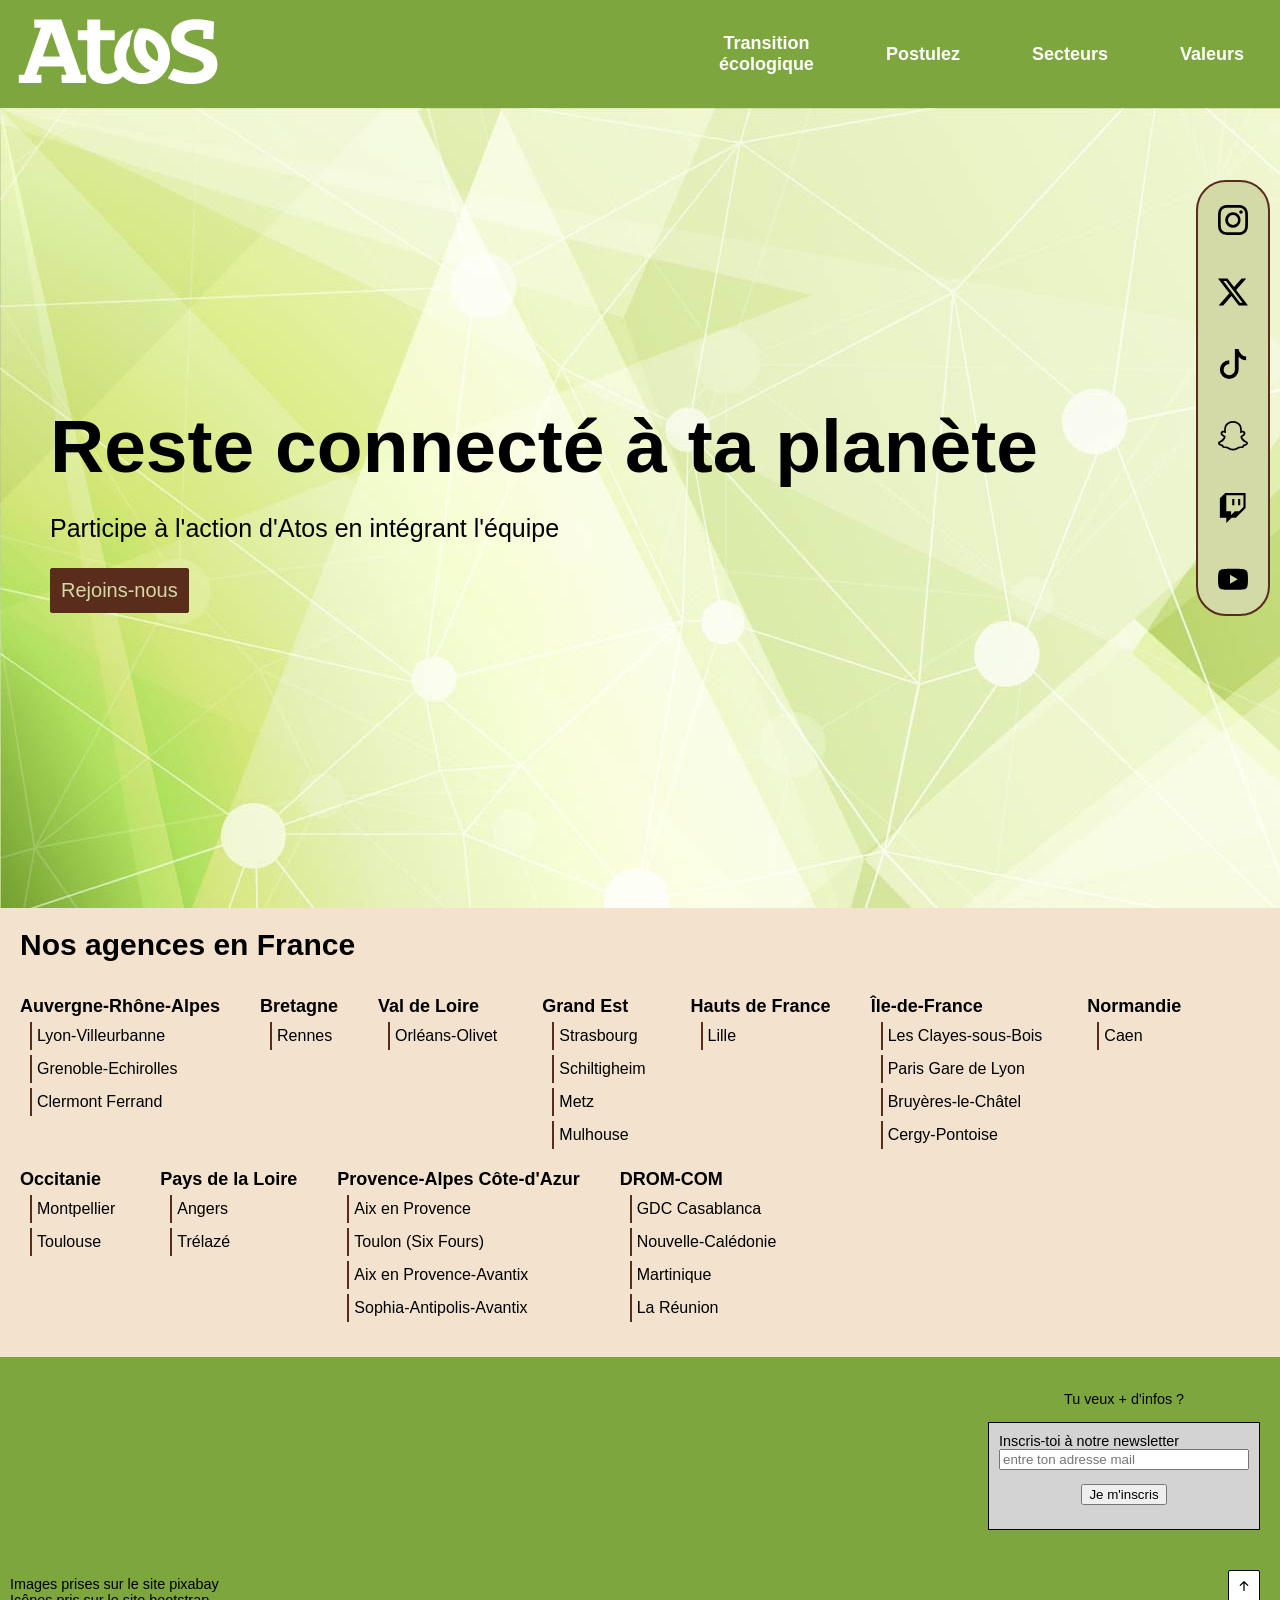
<file: index.html>
<!DOCTYPE html>
<html lang="fr">
<head>
    <meta charset="UTF-8">
    <meta name="viewport" content="width=device-width, initial-scale=1.0">
    <title>NewAtos</title>
    <link rel="stylesheet" href="atos.css">
    <link rel="stylesheet" href="https://cdnjs.cloudflare.com/ajax/libs/font-awesome/4.7.0/css/font-awesome.min.css">

</head>
<body>
    <header>
        <nav class="nav-grand-ecran">
            <ul>
                <li><a href="index.html"><img src="image/LogoAtosPng.png" alt="Logo d'Atos" width="200"></a></li>
                <li><a href="transition-eco.html"><p class="cat">Transition écologique</p></a></li>
                <li><a href="postulez.html"><p class="cat">Postulez</p></a></li>
                <li><a href="secteurs.html"><p class="cat">Secteurs</p></a></li>
                <li><a href="valeurs.html"><p class="cat">Valeurs</p></a></li>
            </ul>
        </nav>
        <nav class="nav-petit-ecran">
            <ul>
                <li><a href="index.html"><img src="image/LogoAtosPng.png" alt="Logo d'Atos" width="200"></a></li>
                <li class="burger"><img src="bootstrap-icons-1.11.3/list.svg" alt="Burger" width="65">
                    <ul>
                        <li><a href="transition-eco.html">Transition écologique</a></li>
                        <li><a href="postulez.html">Postulez</a></li>
                        <li><a href="secteurs.html">Secteurs</a></li>
                        <li><a href="valeurs.html">Valeurs</a></li>
                    </ul>
                </li>
            </ul>     
        </nav>
    </header>
    <main class="accueil">
        <hr>
        <span class="reseau">
            <a href="https://www.instagram.com/atosfr/?hl=fr" target="_blank"><img src="bootstrap-icons-1.11.3/instagram.svg" alt="Instagram" width="30"></a>
            <a href="https://twitter.com/Atos?ref_src=twsrc%5Egoogle%7Ctwcamp%5Eserp%7Ctwgr%5Eauthor" target="_blank"><img src="bootstrap-icons-1.11.3/twitter-x.svg" alt="X" width="30"></a>
            <a href="messageTikTok.html" target="_blank"><img src="bootstrap-icons-1.11.3/tiktok.svg" alt="TikTok" width="30"></a>
            <a href="messageSnapChat.html" target="_blank"><img src="bootstrap-icons-1.11.3/snapchat.svg" alt="SnapChat" width="30"></a>
            <a href="messageTwitch.html" target="_blank"><img src="bootstrap-icons-1.11.3/twitch.svg" alt="Twitch" width="30"></a>
            <a href="https://www.youtube.com/c/AtosFrance" target="_blank"><img src="bootstrap-icons-1.11.3/youtube.svg" alt="YouTube" width="30"></a>
        </span>
        <article class="central">
            <h1 class="TitreAtos">Reste connecté à ta planète</h1>
            <p class="Sous-TitreAtos">Participe à l'action d'Atos en intégrant l'équipe</p>
            <a class="BoutonRejoins" href="postulez.html">Rejoins-nous</a>
        </article>
        <hr>
        <aside class="agences">
            <h2 class="TitreAgence">Nos agences en France </h2>
            <ul class="regions">
                <li class="region"> Auvergne-Rhône-Alpes               
                    <ul>
                        <li class="agence">
                            Lyon-Villeurbanne
                            <article class="infos-agence">
                                <h3>Lyon-Villeurbanne</h3>
                                <p>34 rue de la soie<br>69100 Villerbanne</p>
                                <p>04 72 82 60 00</p>
                                <iframe src="https://www.google.com/maps/embed?pb=!1m18!1m12!1m3!1d173.9695095985515!2d4.9191366456323005!3d45.76092534147674!2m3!1f0!2f0!3f0!3m2!1i1024!2i768!4f13.1!3m3!1m2!1s0x47f4ea8e266c050f%3A0x4dc656c134c029b6!2sAtos!5e0!3m2!1sfr!2sfr!4v1705928852654!5m2!1sfr!2sfr" width="600" height="450" style="border:0;" allowfullscreen="" loading="lazy" referrerpolicy="no-referrer-when-downgrade"></iframe>
                            </article>
                        </li>
                        <li class="agence">
                            Grenoble-Echirolles
                            <article class="infos-agence">
                                <h3>Grenoble-Echirolles</h3>
                                <p>3 rue de Provence<br>38130 Echirolles</p>
                                <p>Du lundi au vendredi de 8h à 17h</p>
                                <p>04 76 29 75 00</p>
                                <iframe src="https://www.google.com/maps/embed?pb=!1m18!1m12!1m3!1d703.4155070505155!2d5.720858840576469!3d45.153442288001294!2m3!1f0!2f0!3f0!3m2!1i1024!2i768!4f13.1!3m3!1m2!1s0x478a8b4b90ee8d1b%3A0x9201d4fb81c772dc!2sAtos!5e0!3m2!1sfr!2sfr!4v1705928885857!5m2!1sfr!2sfr" width="600" height="450" style="border:0;" allowfullscreen="" loading="lazy" referrerpolicy="no-referrer-when-downgrade"></iframe>
                            </article>
                        </li>
                        <li class="agence">
                            Clermont Ferrand
                            <article class="infos-agence">
                                <h3>Clermont Ferrand</h3>
                                <p>7 rue de Catarou<br>63100 Clermont Ferrand</p>
                                <p>Du lundi au vendredi de 9h à 17h</p>
                                <p>04 73 77 24 50</p>
                                <iframe src="https://www.google.com/maps/embed?pb=!1m18!1m12!1m3!1d695.5292537287287!2d3.1033224867820084!3d45.78888339600764!2m3!1f0!2f0!3f0!3m2!1i1024!2i768!4f13.1!3m3!1m2!1s0x47f71d0c85aa3061%3A0xb69ae7411d50cf39!2sAtos!5e0!3m2!1sfr!2sfr!4v1705928919181!5m2!1sfr!2sfr" width="600" height="450" style="border:0;" allowfullscreen="" loading="lazy" referrerpolicy="no-referrer-when-downgrade"></iframe>
                            </article>
                        </li>
                    </ul>
                </li>
                <li class="region">Bretagne
                    <ul>
                        <li class="agence">Rennes
                            <article class="infos-agence">
                                <h3>Rennes</h3>
                                <p>12F rue du Patis Tatelin<br>35700 Rennes</p>
                                <p>Du lundi au jeudi de 9h à 18h<br>Le vendredi de 9h à 17h</p>
                                <p>02 56 85 04 24</p>
                                <iframe src="https://www.google.com/maps/embed?pb=!1m18!1m12!1m3!1d2662.876843947332!2d-1.6426762230777485!3d48.13189837124292!2m3!1f0!2f0!3f0!3m2!1i1024!2i768!4f13.1!3m3!1m2!1s0x480edeb83b4f6345%3A0xbc0cee8fcc999b9c!2sAtos!5e0!3m2!1sfr!2sfr!4v1705928950894!5m2!1sfr!2sfr" width="600" height="450" style="border:0;" allowfullscreen="" loading="lazy" referrerpolicy="no-referrer-when-downgrade"></iframe>
                            </article>
                        </li>
                    </ul>
                </li>
                <li class="region">Val de Loire
                    <ul>
                        <li class="agence">
                            Orléans-Olivet
                            <article class="infos-agence">
                                <h3>Orléans-Olivet</h3>
                                <p>649 rue du Rosier<br>45160 Olivet</p>
                                <p>06 08 41 01 47</p>
                                <iframe src="https://www.google.com/maps/embed?pb=!1m18!1m12!1m3!1d2677.3136838627884!2d1.9084053769091116!3d47.852887871213376!2m3!1f0!2f0!3f0!3m2!1i1024!2i768!4f13.1!3m3!1m2!1s0x47e4e575beee5867%3A0x85cd0b49ef016a!2sATOS!5e0!3m2!1sfr!2sfr!4v1705928982887!5m2!1sfr!2sfr" width="600" height="450" style="border:0;" allowfullscreen="" loading="lazy" referrerpolicy="no-referrer-when-downgrade"></iframe>
                            </article>
                        </li>
                    </ul>
                </li>
                <li class="region">Grand Est
                    <ul>
                        <li class="agence">
                            Strasbourg
                            <article class="infos-agence">
                                <h3>Strasbourg</h3>
                                <p>106 route de la Wantzenau<br>67000 Strasbourg</p>
                                <p>09 66 89 39 01</p>
                                <iframe src="https://www.google.com/maps/embed?pb=!1m18!1m12!1m3!1d42207.73760445499!2d7.708539962768536!3d48.61015718879563!2m3!1f0!2f0!3f0!3m2!1i1024!2i768!4f13.1!3m3!1m2!1s0x4796c89b2473369b%3A0x3ecf837745cb0eab!2sAtos!5e0!3m2!1sfr!2sfr!4v1705929355457!5m2!1sfr!2sfr" width="600" height="450" style="border:0;" allowfullscreen="" loading="lazy" referrerpolicy="no-referrer-when-downgrade"></iframe>
                            </article>
                        </li>
                        <li class="agence">
                            Schiltigheim
                            <article class="infos-agence">
                                <h3>Schiltigheim</h3>
                                <p>6 Rue de Copenhague<br>67300 Schiltigheim</p>
                                <iframe src="https://www.google.com/maps/embed?pb=!1m18!1m12!1m3!1d2637.9827115705284!2d7.717606900000009!3d48.610174199999996!2m3!1f0!2f0!3f0!3m2!1i1024!2i768!4f13.1!3m3!1m2!1s0x4796c81d5ebe4e7d%3A0x1b3faac444c3729c!2sAtos!5e0!3m2!1sfr!2sfr!4v1705929450456!5m2!1sfr!2sfr" width="600" height="450" style="border:0;" allowfullscreen="" loading="lazy" referrerpolicy="no-referrer-when-downgrade"></iframe>
                            </article> 
                        </li>   
                        <li class="agence">
                            Metz
                            <article class="infos-agence">
                                <h3>Metz</h3>
                                <p>8 rue Lafayette<br>57000 Metz</p>
                                <p>03 87 56 81 00</p>
                                <iframe src="https://www.google.com/maps/embed?pb=!1m18!1m12!1m3!1d326.48569456933365!2d6.173095767855973!3d49.107814552647795!2m3!1f0!2f0!3f0!3m2!1i1024!2i768!4f13.1!3m3!1m2!1s0x4794dc0fe7940103%3A0xe2da8ca5ea35b896!2sAtos%20Origin%20SAS!5e0!3m2!1sfr!2sfr!4v1705929612664!5m2!1sfr!2sfr" width="600" height="450" style="border:0;" allowfullscreen="" loading="lazy" referrerpolicy="no-referrer-when-downgrade"></iframe>
                            </article> 
                        </li>
                        <li class="agence">
                            Mulhouse
                            <article class="infos-agence">
                                <h3>Mulhouse</h3>
                                <p>32 All. Nathan Katz<br>68100 Mulhouse</p>
                                <p>Du lundi au vendredi de 8h à 19h</p>
                                <p>03 89 36 35 00</p>
                                <iframe src="https://www.google.com/maps/embed?pb=!1m18!1m12!1m3!1d335.2975016826938!2d7.349377189956422!3d47.75468293408721!2m3!1f0!2f0!3f0!3m2!1i1024!2i768!4f13.1!3m3!1m2!1s0x47919b9b4cddc1cf%3A0x771c178038549f83!2sAtos%20Infog%C3%A9rance!5e0!3m2!1sfr!2sfr!4v1705929829092!5m2!1sfr!2sfr" width="600" height="450" style="border:0;" allowfullscreen="" loading="lazy" referrerpolicy="no-referrer-when-downgrade"></iframe>
                            </article> 
                        </li>
                    </ul>
                </li>
                <li class="region">Hauts de France
                    <ul>
                        <li class="agence">
                            Lille
                            <article class="infos-agence">
                                <h3>Lille</h3>
                                <p>78 rue de la Chaude Rivière<br>59800 Lille</p>
                                <p>Du lundi au vendredi de 8h à 19h</p>
                                <p>01 73 26 00 00</p>
                                <iframe src="https://www.google.com/maps/embed?pb=!1m18!1m12!1m3!1d2530.591863487595!2d3.080339377042791!3d50.634698271627954!2m3!1f0!2f0!3f0!3m2!1i1024!2i768!4f13.1!3m3!1m2!1s0x47c2d5dc0ecce231%3A0xda6f02922845a7df!2sAtos!5e0!3m2!1sfr!2sfr!4v1705929934905!5m2!1sfr!2sfr" width="600" height="450" style="border:0;" allowfullscreen="" loading="lazy" referrerpolicy="no-referrer-when-downgrade"></iframe>
                            </article> 
                        </li>
                    </ul>
                </li>
                <li class="region">Île-de-France
                    <ul>
                        <li class="agence">
                            Les Clayes-sous-Bois
                            <article class="infos-agence">
                                <h3>Les Clayes-sous-Bois</h3>
                                <p>Av. Jean Jaurès<br>78340 Les Clayes-sous-Bois</p>
                                <p>Du lundi au vendredi de 8h à 19h</p>
                                <p>01 30 80 30 00</p>
                                <iframe src="https://www.google.com/maps/embed?pb=!1m18!1m12!1m3!1d2530.591863487595!2d3.080339377042791!3d50.634698271627954!2m3!1f0!2f0!3f0!3m2!1i1024!2i768!4f13.1!3m3!1m2!1s0x47c2d5dc0ecce231%3A0xda6f02922845a7df!2sAtos!5e0!3m2!1sfr!2sfr!4v1705929934905!5m2!1sfr!2sfr" width="600" height="450" style="border:0;" allowfullscreen="" loading="lazy" referrerpolicy="no-referrer-when-downgrade"></iframe>
                            </article> 
                        </li>
                        <li class="agence">
                            Paris Gare de Lyon
                            <article class="infos-agence">
                                <h3>Paris Gare de Lyon</h3>
                                <p>50 Av. Daumesnil B<br>75012 Paris</p>
                                <p>01 70 83 85 85</p>
                                <iframe src="https://www.google.com/maps/embed?pb=!1m18!1m12!1m3!1d2530.591863487595!2d3.080339377042791!3d50.634698271627954!2m3!1f0!2f0!3f0!3m2!1i1024!2i768!4f13.1!3m3!1m2!1s0x47c2d5dc0ecce231%3A0xda6f02922845a7df!2sAtos!5e0!3m2!1sfr!2sfr!4v1705929934905!5m2!1sfr!2sfr" width="600" height="450" style="border:0;" allowfullscreen="" loading="lazy" referrerpolicy="no-referrer-when-downgrade"></iframe>
                            </article>
                        </li>
                        <li class="agence">
                            Bruyères-le-Châtel
                            <article class="infos-agence">
                                <h3>Bruyères-le-Châtel</h3>
                                <p>2 Rue de la Piquetterie<br>91680 Bruyères-le-Châtel</p>
                                <p>01 69 26 40 00</p>
                                <iframe src="https://www.google.com/maps/embed?pb=!1m18!1m12!1m3!1d2530.591863487595!2d3.080339377042791!3d50.634698271627954!2m3!1f0!2f0!3f0!3m2!1i1024!2i768!4f13.1!3m3!1m2!1s0x47c2d5dc0ecce231%3A0xda6f02922845a7df!2sAtos!5e0!3m2!1sfr!2sfr!4v1705929934905!5m2!1sfr!2sfr" width="600" height="450" style="border:0;" allowfullscreen="" loading="lazy" referrerpolicy="no-referrer-when-downgrade"></iframe>
                            </article>
                        </li>
                        <li class="agence">
                            Cergy-Pontoise
                            <article class="infos-agence">
                                <h3>Cergy-Pontoise</h3>
                                <p>10 Av. de l'Entreprise<br>95800 Cergy</p>
                                <iframe src="https://www.google.com/maps/embed?pb=!1m18!1m12!1m3!1d2615.42551306667!2d2.0269904457521175!3d49.040532457877354!2m3!1f0!2f0!3f0!3m2!1i1024!2i768!4f13.1!3m3!1m2!1s0x47e6f5387a6746ed%3A0xba0b50c51443518d!2sAtos%20Cergy!5e0!3m2!1sfr!2sfr!4v1705931097436!5m2!1sfr!2sfr" width="600" height="450" style="border:0;" allowfullscreen="" loading="lazy" referrerpolicy="no-referrer-when-downgrade"></iframe>
                            </article>
                        </li>
                    </ul>
                </li>
                <li class="region">Normandie
                    <ul>
                        <li class="agence">
                            Caen
                            <article class="infos-agence">
                                <h3>Caen</h3>
                                <p>5 Espl. Anton Philips<br>14460 Colombelles</p>
                                <iframe src="https://www.google.com/maps/embed?pb=!1m18!1m12!1m3!1d325.96243182824566!2d-0.30877575597412854!3d49.18728941344523!2m3!1f0!2f0!3f0!3m2!1i1024!2i768!4f13.1!3m3!1m2!1s0x480a6957643be9ad%3A0x7ae32e032bde4f96!2sAtos%20%26%20Bull%20Technologies!5e0!3m2!1sfr!2sfr!4v1705931440551!5m2!1sfr!2sfr" width="600" height="450" style="border:0;" allowfullscreen="" loading="lazy" referrerpolicy="no-referrer-when-downgrade"></iframe>
                            </article>
                        </li>
                    </ul>
                </li>
                <li class="region">Occitanie
                    <ul>
                        <li class="agence">
                            Montpellier
                            <article class="infos-agence">
                                <h3>Montpellier</h3>
                                <p>Rue du Mas de Verchant<br>34000 Montpellier</p>
                                <p>04 67 02 98 20</p>
                                <iframe src="https://www.google.com/maps/embed?pb=!1m18!1m12!1m3!1d2888.353281433892!2d3.9096641767167686!3d43.620005471103646!2m3!1f0!2f0!3f0!3m2!1i1024!2i768!4f13.1!3m3!1m2!1s0x12b6a58f3996fa4b%3A0xbd60b77dfe32eec0!2sAtos%20Montpellier!5e0!3m2!1sfr!2sfr!4v1705931532171!5m2!1sfr!2sfr" width="600" height="450" style="border:0;" allowfullscreen="" loading="lazy" referrerpolicy="no-referrer-when-downgrade"></iframe>
                            </article>
                        </li>
                        <li class="agence">
                            Toulouse
                            <article class="infos-agence">
                                <h3>Toulouse</h3>
                                <p>6 Imp. Alice Guy<br>31300 Toulouse</p>
                                <p>Du lundi au vendredi de 7h à 21h</p>
                                <p>05 34 36 37 38</p>
                                <iframe src="https://www.google.com/maps/embed?pb=!1m18!1m12!1m3!1d2889.2665758173002!2d1.3616273767159452!3d43.600990871104564!2m3!1f0!2f0!3f0!3m2!1i1024!2i768!4f13.1!3m3!1m2!1s0x12aeb0777fd64285%3A0x381bbf4d04b10c00!2sAtos!5e0!3m2!1sfr!2sfr!4v1705931663709!5m2!1sfr!2sfr" width="600" height="450" style="border:0;" allowfullscreen="" loading="lazy" referrerpolicy="no-referrer-when-downgrade"></iframe>
                            </article>
                        </li>
                    </ul>
                </li>
                <li class="region">Pays de la Loire
                    <ul>
                        <li class="agence">
                            Angers
                            <article class="infos-agence">
                                <h3>Angers</h3>
                                <p>357 Av. du Général Patton<br>49000 Angers</p>
                                <p>Du lundi au vendredi de 8h à 16h30</p>
                                <p>02 41 73 70 00</p>
                                <iframe src="https://www.google.com/maps/embed?pb=!1m18!1m12!1m3!1d1348.4906278902563!2d-0.6090455180649299!3d47.4707947094912!2m3!1f0!2f0!3f0!3m2!1i1024!2i768!4f13.1!3m3!1m2!1s0x48087f116b013c49%3A0xac9ba3e0713f606b!2sAtos%20(Bull%20Atos%20Technologies)!5e0!3m2!1sfr!2sfr!4v1705931785197!5m2!1sfr!2sfr" width="600" height="450" style="border:0;" allowfullscreen="" loading="lazy" referrerpolicy="no-referrer-when-downgrade"></iframe>
                            </article>
                        </li>
                        <li class="agence">
                            Trélazé
                            <article class="infos-agence">
                                <h3>Trélazé</h3>
                                <p>210 Bd André Bahonneau<br>49800 Trélazé</p>
                                <p>02 41 93 58 00</p>
                                <iframe src="https://www.google.com/maps/embed?pb=!1m18!1m12!1m3!1d2697.6157306207806!2d-0.48346162310937985!3d47.45842957117671!2m3!1f0!2f0!3f0!3m2!1i1024!2i768!4f13.1!3m3!1m2!1s0x480877faa6e260b3%3A0xed5c857bc9d6f357!2sAtos!5e0!3m2!1sfr!2sfr!4v1705932026621!5m2!1sfr!2sfr" width="600" height="450" style="border:0;" allowfullscreen="" loading="lazy" referrerpolicy="no-referrer-when-downgrade"></iframe>
                            </article>
                        </li>
                    </ul>
                </li>
                <li class="region">Provence-Alpes Côte-d'Azur
                    <ul>
                        <li class="agence">
                            Aix en Provence
                            <article class="infos-agence">
                                <h3>Aix en Provence</h3>
                                <p>225 Av. Galilée<br>13290 Aix-en-Provence</p>
                                <p>Du lundi au vendredi de 7h à 20h30</p>
                                <iframe src="https://www.google.com/maps/embed?pb=!1m18!1m12!1m3!1d2894.621131905618!2d5.339295776711086!3d43.489376471110354!2m3!1f0!2f0!3f0!3m2!1i1024!2i768!4f13.1!3m3!1m2!1s0x12c9ed2cdcdd8181%3A0x260f5007edb354f0!2sAtos%20Saphir!5e0!3m2!1sfr!2sfr!4v1705932113023!5m2!1sfr!2sfr" width="600" height="450" style="border:0;" allowfullscreen="" loading="lazy" referrerpolicy="no-referrer-when-downgrade"></iframe>
                            </article>
                        </li>
                        <li class="agence">
                            Toulon (Six Fours)
                            <article class="infos-agence">
                                <h3>Toulon (Six Fours)</h3>
                                <p>73 Rue de Saint-Mandrier-sur-Mer<br>83140 Six-Fours-les-Plages</p>
                                <p>Du lundi au vendredi de 8h à 19h</p>
                                <p>04 94 10 79 01</p>
                                <iframe src="https://www.google.com/maps/embed?pb=!1m18!1m12!1m3!1d2912.665263087863!2d5.837522176694626!3d43.11154907113296!2m3!1f0!2f0!3f0!3m2!1i1024!2i768!4f13.1!3m3!1m2!1s0x12c904723d17900d%3A0x2048430eb67d3819!2sAtos!5e0!3m2!1sfr!2sfr!4v1705932227677!5m2!1sfr!2sfr" width="600" height="450" style="border:0;" allowfullscreen="" loading="lazy" referrerpolicy="no-referrer-when-downgrade"></iframe>
                            </article>
                        </li>
                        <li class="agence">
                            Aix en Provence-Avantix
                            <article class="infos-agence">
                                <h3>Aix en Provence-Avantix</h3>
                                <p>655 Av. Galilée<br>13794 Aix-en-Provence</p>
                                <p>Du lundi au vendredi de 8h à 19h</p>
                                <p>04 42 24 62 00</p>
                                <iframe src="https://www.google.com/maps/embed?pb=!1m18!1m12!1m3!1d92633.55730134349!2d5.198595943359387!3d43.48567189999998!2m3!1f0!2f0!3f0!3m2!1i1024!2i768!4f13.1!3m3!1m2!1s0x12c9ed18dca5eb13%3A0x6c1befc2fe9818dd!2sIndustrial%20Services%20%26%20Solutions%2C%20groupe%20Atos!5e0!3m2!1sfr!2sfr!4v1705932324417!5m2!1sfr!2sfr" width="600" height="450" style="border:0;" allowfullscreen="" loading="lazy" referrerpolicy="no-referrer-when-downgrade"></iframe>
                            </article>
                        </li>
                        <li class="agence">
                            Sophia-Antipolis-Avantix
                            <article class="infos-agence">
                                <h3>Sophia-Antipolis-Avantix</h3>
                                <p>150 All. Pierre Ziller<br>06560 Valbonne</p>
                                <p>Du lundi au vendredi de 9h à 17h</p>
                                <p>04 92 95 23 00</p>
                                <iframe src="https://www.google.com/maps/embed?pb=!1m18!1m12!1m3!1d2888.038304022334!2d7.038497588854973!3d43.62656169999998!2m3!1f0!2f0!3f0!3m2!1i1024!2i768!4f13.1!3m3!1m2!1s0x12cc2ba42c078f9f%3A0x1dc0c3127137829!2sIndustrial%20Services%20%26%20Solutions%20Sophia%2C%20groupe%20Atos!5e0!3m2!1sfr!2sfr!4v1705932412422!5m2!1sfr!2sfr" width="600" height="450" style="border:0;" allowfullscreen="" loading="lazy" referrerpolicy="no-referrer-when-downgrade"></iframe>
                            </article>
                        </li>
                    </ul>
                </li>
                <li class="region">DROM-COM
                    <ul>
                        <li class="agence">
                            GDC Casablanca
                            <article class="infos-agence">
                                <h3>GDC Casablanca</h3>
                                <p>1100 Bd El Qods<br>Casablanca 20190<br>Maroc</p>
                                <p>Du lundi au vendredi de 8h30 à 18h30</p>
                                <p>+212 5290-44529</p>
                                <iframe src="https://www.google.com/maps/embed?pb=!1m18!1m12!1m3!1d3325.9981355164136!2d-7.6422584947204975!3d33.527434105592185!2m3!1f0!2f0!3f0!3m2!1i1024!2i768!4f13.1!3m3!1m2!1s0xda62d11d3c55803%3A0x86e729fee4475e90!2sAtos!5e0!3m2!1sfr!2sfr!4v1705932684212!5m2!1sfr!2sfr" width="600" height="450" style="border:0;" allowfullscreen="" loading="lazy" referrerpolicy="no-referrer-when-downgrade"></iframe>
                            </article>
                        </li>
                        <li class="agence">
                            Nouvelle-Calédonie
                            <article class="infos-agence">
                                <h3>Nouvelle-Calédonie</h3>
                                <p>Rue du Général Gallieni<br>Nouméa 98800<br>Nouvelle-Calédonie</p>
                                <p>+687 25.01.01</p>
                                <iframe src="https://www.google.com/maps/embed?pb=!1m18!1m12!1m3!1d461.5166220365243!2d166.43847003610685!3d-22.27295209999999!2m3!1f0!2f0!3f0!3m2!1i1024!2i768!4f13.1!3m3!1m2!1s0x6c27e28e07a418c9%3A0xa9459e48508232ef!2sBull!5e0!3m2!1sfr!2sfr!4v1705932860493!5m2!1sfr!2sfr" width="600" height="450" style="border:0;" allowfullscreen="" loading="lazy" referrerpolicy="no-referrer-when-downgrade"></iframe>
                            </article>
                        </li>
                        <li class="agence">
                            Martinique
                            <article class="infos-agence">
                                <h3>Martinique</h3>
                                <p>8 lot, Acajou S<br>Le Lamentin<br>Martinique</p>
                                <p>Du lundi au vendredi de 8h30 à 17h</p>
                                <p>05 96 75 81 81</p>
                                <iframe src="https://www.google.com/maps/embed?pb=!1m18!1m12!1m3!1d1930.3228810607816!2d-61.02273222772856!3d14.619244452766534!2m3!1f0!2f0!3f0!3m2!1i1024!2i768!4f13.1!3m3!1m2!1s0x8c6aa10d0ecde3eb%3A0x9fbfea6f9f42f514!2sAtos!5e0!3m2!1sfr!2sfr!4v1705933092746!5m2!1sfr!2sfr" width="600" height="450" style="border:0;" allowfullscreen="" loading="lazy" referrerpolicy="no-referrer-when-downgrade"></iframe>
                            </article>
                        </li>
                        <li class="agence">
                            La Réunion
                            <article class="infos-agence">
                                <h3>La Réunion</h3>
                                <p>11 Chem. de Grand Canal<br>Sainte-Clotilde 97400<br>La Réunion</p>
                                <p>+262 262 94 29 99</p>
                                <iframe src="https://www.google.com/maps/embed?pb=!1m18!1m12!1m3!1d931.8044893704482!2d55.498247599954304!3d-20.90354896224727!2m3!1f0!2f0!3f0!3m2!1i1024!2i768!4f13.1!3m3!1m2!1s0x2178802ee529d443%3A0xd8444b1ce045448!2sAtos%20R%C3%A9union!5e0!3m2!1sfr!2sfr!4v1705933290400!5m2!1sfr!2sfr" width="600" height="450" style="border:0;" allowfullscreen="" loading="lazy" referrerpolicy="no-referrer-when-downgrade"></iframe>
                            </article>
                        </li>
                    </ul>
                </li>
            </ul>
        </aside>
        <hr>
    </main>
    <footer>
        <div>
            <p>Tu veux + d'infos ?</p>
            <form class="newsletter"  method="get" action="index.html">
                <label for="email">Inscris-toi à notre newsletter</label>
                <input id="email" type="email" name="email" placeholder="entre ton adresse mail" required>
                <p>
                    <input type="submit" value="Je m'inscris">
                </p>
            </form>
        </div>
        <p class="credits">Images prises sur le site <a href="https://pixabay.com/" target="_blank" class="credit">pixabay</a><br>Icônes pris sur le site <a href="https://getbootstrap.com/" target="_blank" class="credit">bootstrap</a></p>
        <a href="#" class="boutonFin"><img src="bootstrap-icons-1.11.3/arrow-up-short.svg" alt="Arrow" width="20"></a>
    </footer>
</body>
</html>
</file>
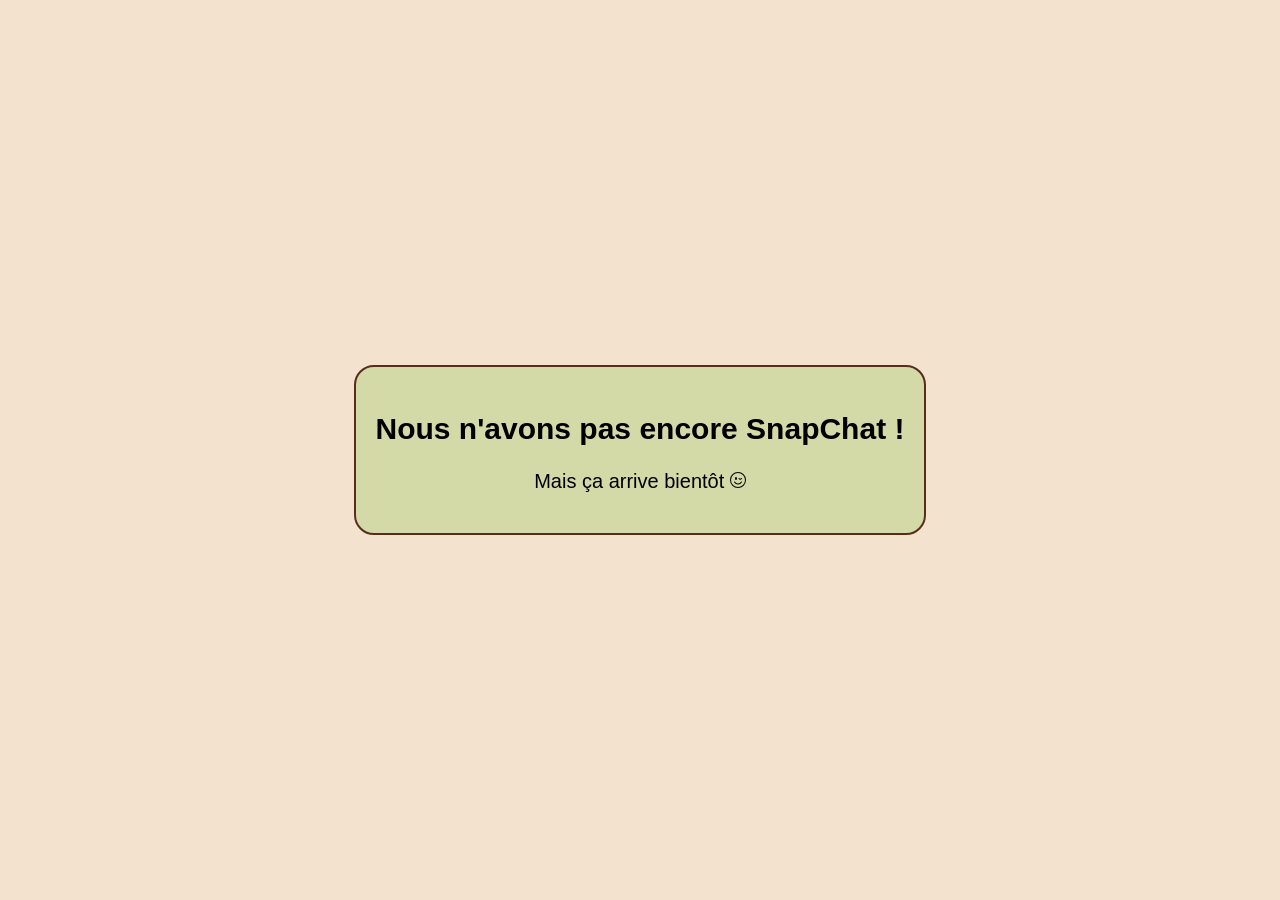
<file: messageSnapChat.html>
<!DOCTYPE html>
<html lang="fr" class="htmlMessages">
<head>
    <meta charset="UTF-8">
    <meta name="viewport" content="width=device-width, initial-scale=1.0">
    <title>AtosSnapChat</title>
    <link rel="stylesheet" href="atos.css">
</head>
<body class="messagesReseaux">
    <article class="message-erreur">
        <h1 class="erreur">Nous n'avons pas encore SnapChat !</h1>
        <p class="exp">Mais ça arrive bientôt <img src="bootstrap-icons-1.11.3/emoji-wink.svg" alt="Wink"></p>
    </article>
</body>
</html>
</file>
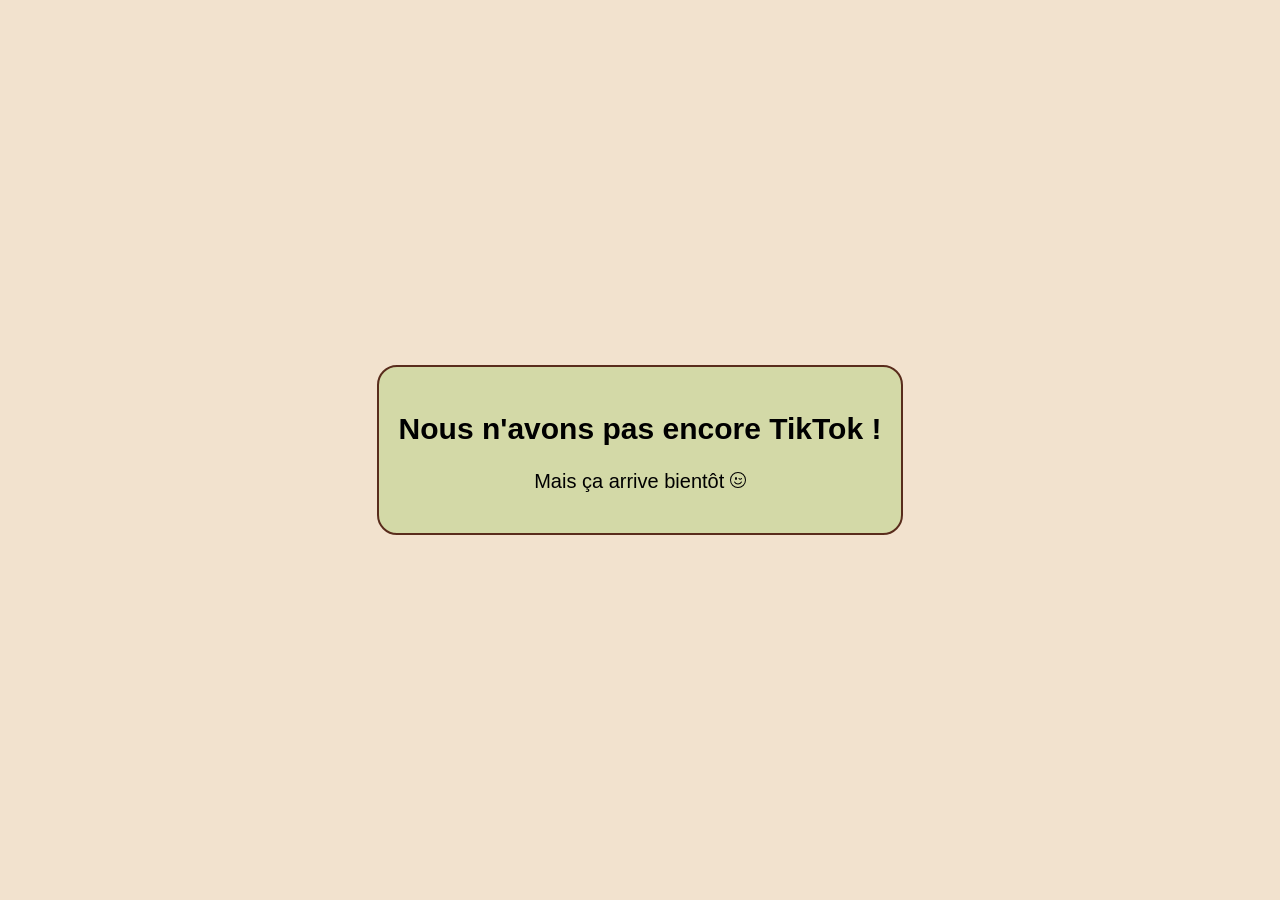
<file: messageTikTok.html>
<!DOCTYPE html>
<html lang="fr" class="htmlMessages">
<head>
    <meta charset="UTF-8">
    <meta name="viewport" content="width=device-width, initial-scale=1.0">
    <title>AtosTikTok</title>
    <link rel="stylesheet" href="atos.css">
</head>
<body class="messagesReseaux">
    <article class="message-erreur">
        <h1 class="erreur">Nous n'avons pas encore TikTok !</h1>
        <p class="exp">Mais ça arrive bientôt <img src="bootstrap-icons-1.11.3/emoji-wink.svg" alt="Wink"></p>
    </article>
</body>
</html>
</file>
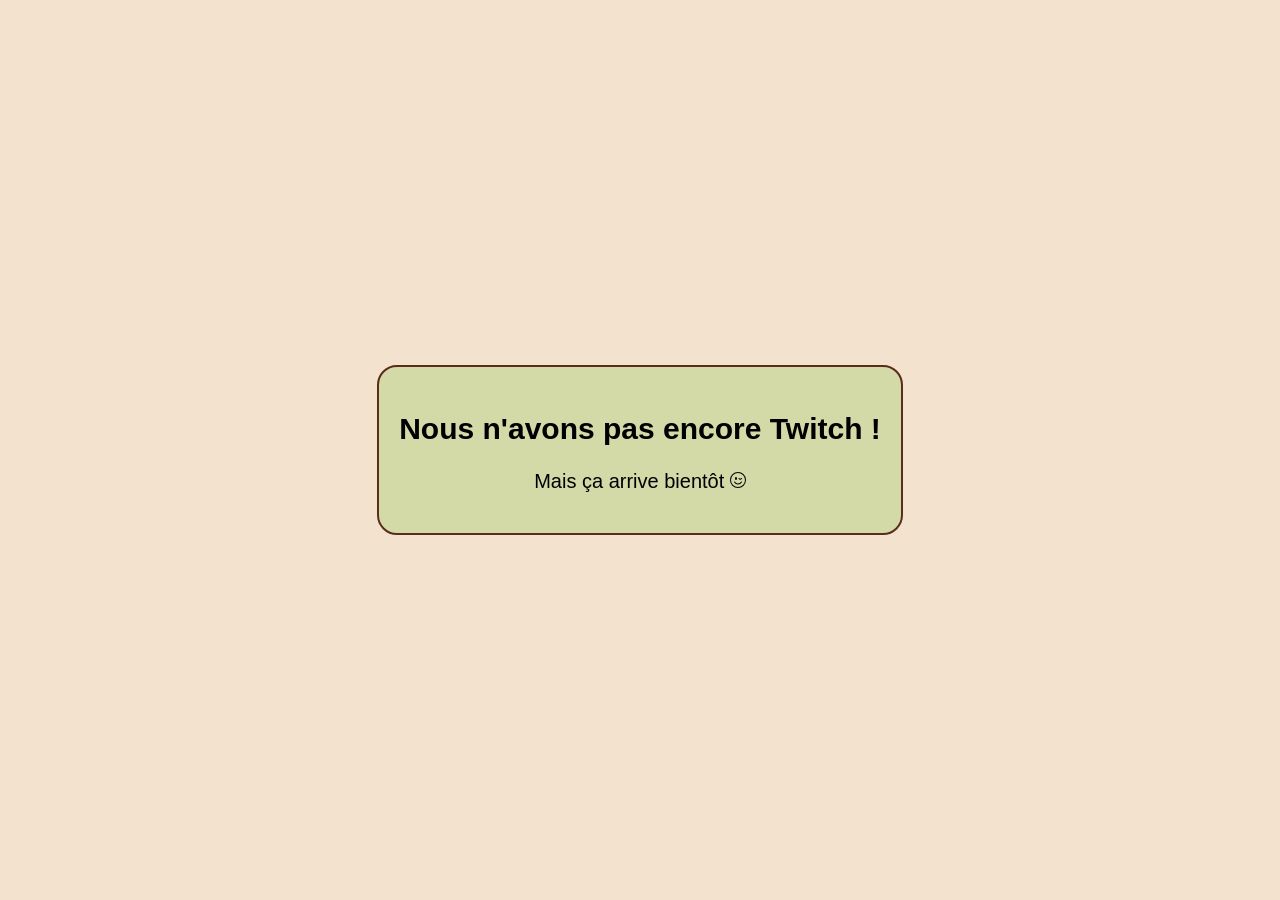
<file: messageTwitch.html>
<!DOCTYPE html>
<html lang="fr" class="htmlMessages">
<head>
    <meta charset="UTF-8">
    <meta name="viewport" content="width=device-width, initial-scale=1.0">
    <title>AtosTwitch</title>
    <link rel="stylesheet" href="atos.css">
</head>
<body class="messagesReseaux">
    <article class="message-erreur">
        <h1 class="erreur">Nous n'avons pas encore Twitch !</h1>
        <p class="exp">Mais ça arrive bientôt <img src="bootstrap-icons-1.11.3/emoji-wink.svg" alt="Wink"></p>
    </article>
</body>
</html>
</file>
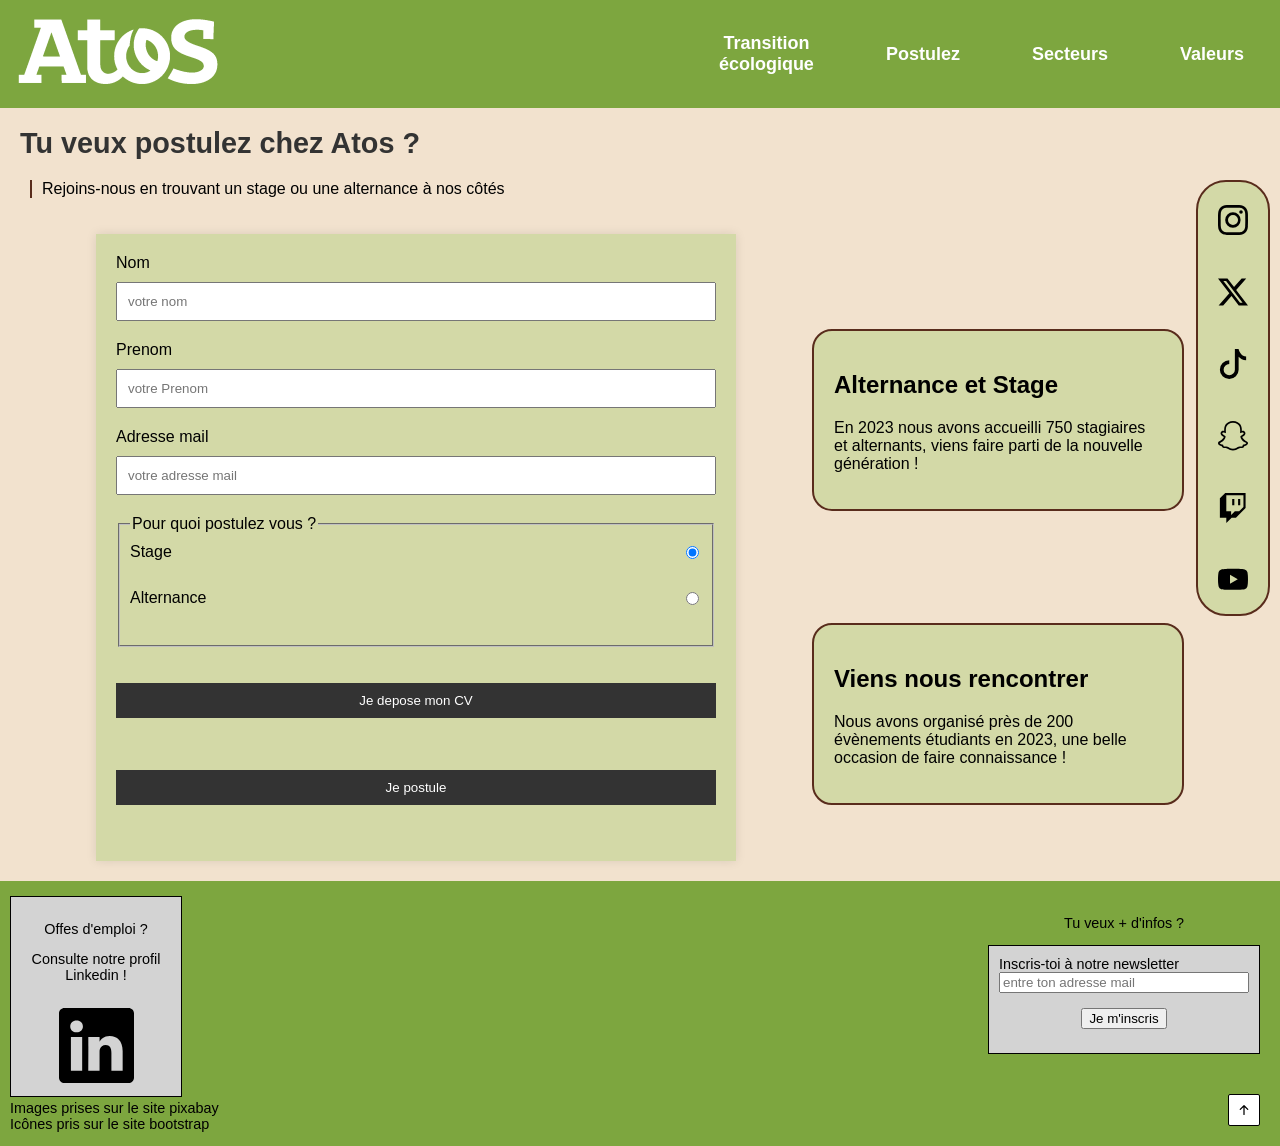
<file: postulez.html>
<!DOCTYPE html>
<html lang="fr">

<head>
    <meta charset="UTF-8">
    <meta name="viewport" content="width=device-width, initial-scale=1.0">
    <title>NewAtos</title>
    <link rel="stylesheet" href="atos.css">
    <link rel="stylesheet" href="https://cdnjs.cloudflare.com/ajax/libs/font-awesome/4.7.0/css/font-awesome.min.css">
</head>

<body>
    <header>
        <nav class="nav-grand-ecran">
            <ul>
                <li><a href="index.html"><img src="image/LogoAtosPng.png" alt="Logo d'Atos" width="200"></a></li>
                <li><a href="transition-eco.html">
                        <p class="cat">Transition écologique</p>
                    </a></li>
                <li><a href="postulez.html">
                        <p class="cat">Postulez</p>
                    </a></li>
                <li><a href="secteurs.html">
                        <p class="cat">Secteurs</p>
                    </a></li>
                <li><a href="valeurs.html">
                        <p class="cat">Valeurs</p>
                    </a></li>
            </ul>
        </nav>
        <nav class="nav-petit-ecran">
            <ul>
                <li><a href="index.html"><img src="image/LogoAtosPng.png" alt="Logo d'Atos" width="200"></a></li>
                <li class="burger"><img src="bootstrap-icons-1.11.3/list.svg" alt="Burger" width="65">
                    <ul>
                        <li><a href="transition-eco.html">Transition écologique</a></li>
                        <li><a href="postulez.html">Postulez</a></li>
                        <li><a href="secteurs.html">Secteurs</a></li>
                        <li><a href="valeurs.html">Valeurs</a></li>
                    </ul>
                </li>
            </ul>
        </nav>
    </header>
    <main class="postulez">
        <hr>
        <span class="reseau">
            <a href="https://www.instagram.com/atosfr/?hl=fr" target="_blank"><img
                    src="bootstrap-icons-1.11.3/instagram.svg" alt="Instagram" width="30"></a>
            <a href="https://twitter.com/Atos?ref_src=twsrc%5Egoogle%7Ctwcamp%5Eserp%7Ctwgr%5Eauthor"
                target="_blank"><img src="bootstrap-icons-1.11.3/twitter-x.svg" alt="X" width="30"></a>
            <a href="messageTikTok.html" target="_blank"><img src="bootstrap-icons-1.11.3/tiktok.svg" alt="TikTok"
                    width="30"></a>
            <a href="messageSnapChat.html" target="_blank"><img src="bootstrap-icons-1.11.3/snapchat.svg" alt="SnapChat"
                    width="30"></a>
            <a href="messageTwitch.html" target="_blank"><img src="bootstrap-icons-1.11.3/twitch.svg" alt="Twitch"
                    width="30"></a>
            <a href="https://www.youtube.com/c/AtosFrance" target="_blank"><img src="bootstrap-icons-1.11.3/youtube.svg"
                    alt="YouTube" width="30"></a>
        </span>
        
        <h1 class="titre-postulez">Tu veux postulez chez Atos ?</h1>
        <p class="intro-postulez">Rejoins-nous en trouvant un stage ou une alternance à nos côtés</p>
        <div class="contenuPostulez">
            <form method="get" action="postulez.html" class="postuleForm">
                <div>
                    <label for="nom">Nom</label>
                    <input id="nom" type="text" name="nom" placeholder="votre nom" required>
                </div>

                <div>
                    <label for="Prenom">Prenom</label>
                    <input id="Prenom" type="text" name="Prenom" placeholder="votre Prenom" required>
                </div>

                <div>
                    <label for="emailPost">Adresse mail</label>
                    <input id="emailPost" type="email" name="email" placeholder="votre adresse mail" required>
                </div>


                <fieldset>
                    <legend>Pour quoi postulez vous ?</legend> <!-- Titre du fieldset -->

                    <label for="stage">
                        Stage
                        <input id="stage" name="choix" type="radio" value="Stage" checked>
                    </label>

                    <label for="alternance">
                        Alternance
                        <input id="alternance" name="choix" type="radio" value="Alternance">
                    </label>
                </fieldset>


                <p>
                    <input type="button" value="Je depose mon CV">
                </p>

                <p>
                    <input type="submit" value="Je postule">
                </p>

            </form>

            <div class="postulezNb">
                <article>
                    <h2 class="2023">Alternance et Stage</h2>
                    <p>En 2023 nous avons accueilli 750 stagiaires et alternants, viens faire parti de la nouvelle génération !</p>
                </article>

                <article>
                    <h2 class="2023">Viens nous rencontrer</h2>
                    <p>Nous avons organisé près de 200 évènements étudiants en 2023, une belle occasion de faire connaissance !</p>
                </article>
            </div>

        </div>
        <hr>
    </main>
    <footer>
        <div class="linkedin">
            <p>Offes d'emploi ?</p>
            <p>Consulte notre profil Linkedin !</p>
            <a href="https://www.linkedin.com/jobs/search?trk=guest_homepage-basic_guest_nav_menu_jobs&position=1&pageNum=0" target="_blank">
            <img src="bootstrap-icons-1.11.3/linkedin.svg" alt="Linkedin" width="75"></a>
        </div>

        <div>
            <p>Tu veux + d'infos ?</p>
            <form class="newsletter" method="get" action="postulez.html">
                <label for="email">Inscris-toi à notre newsletter</label>
                <input id="email" type="email" name="email" placeholder="entre ton adresse mail" required>
                <p>
                    <input type="submit" value="Je m'inscris">
                </p>
            </form>
        </div>
        <p class="credits">Images prises sur le site <a href="https://pixabay.com/" target="_blank"
                class="credit">pixabay</a><br>Icônes pris sur le site <a href="https://getbootstrap.com/"
                target="_blank" class="credit">bootstrap</a></p>
        <a href="#" class="boutonFin"><img src="bootstrap-icons-1.11.3/arrow-up-short.svg" alt="Arrow" width="20"></a>
    </footer>
</body>

</html>
</file>
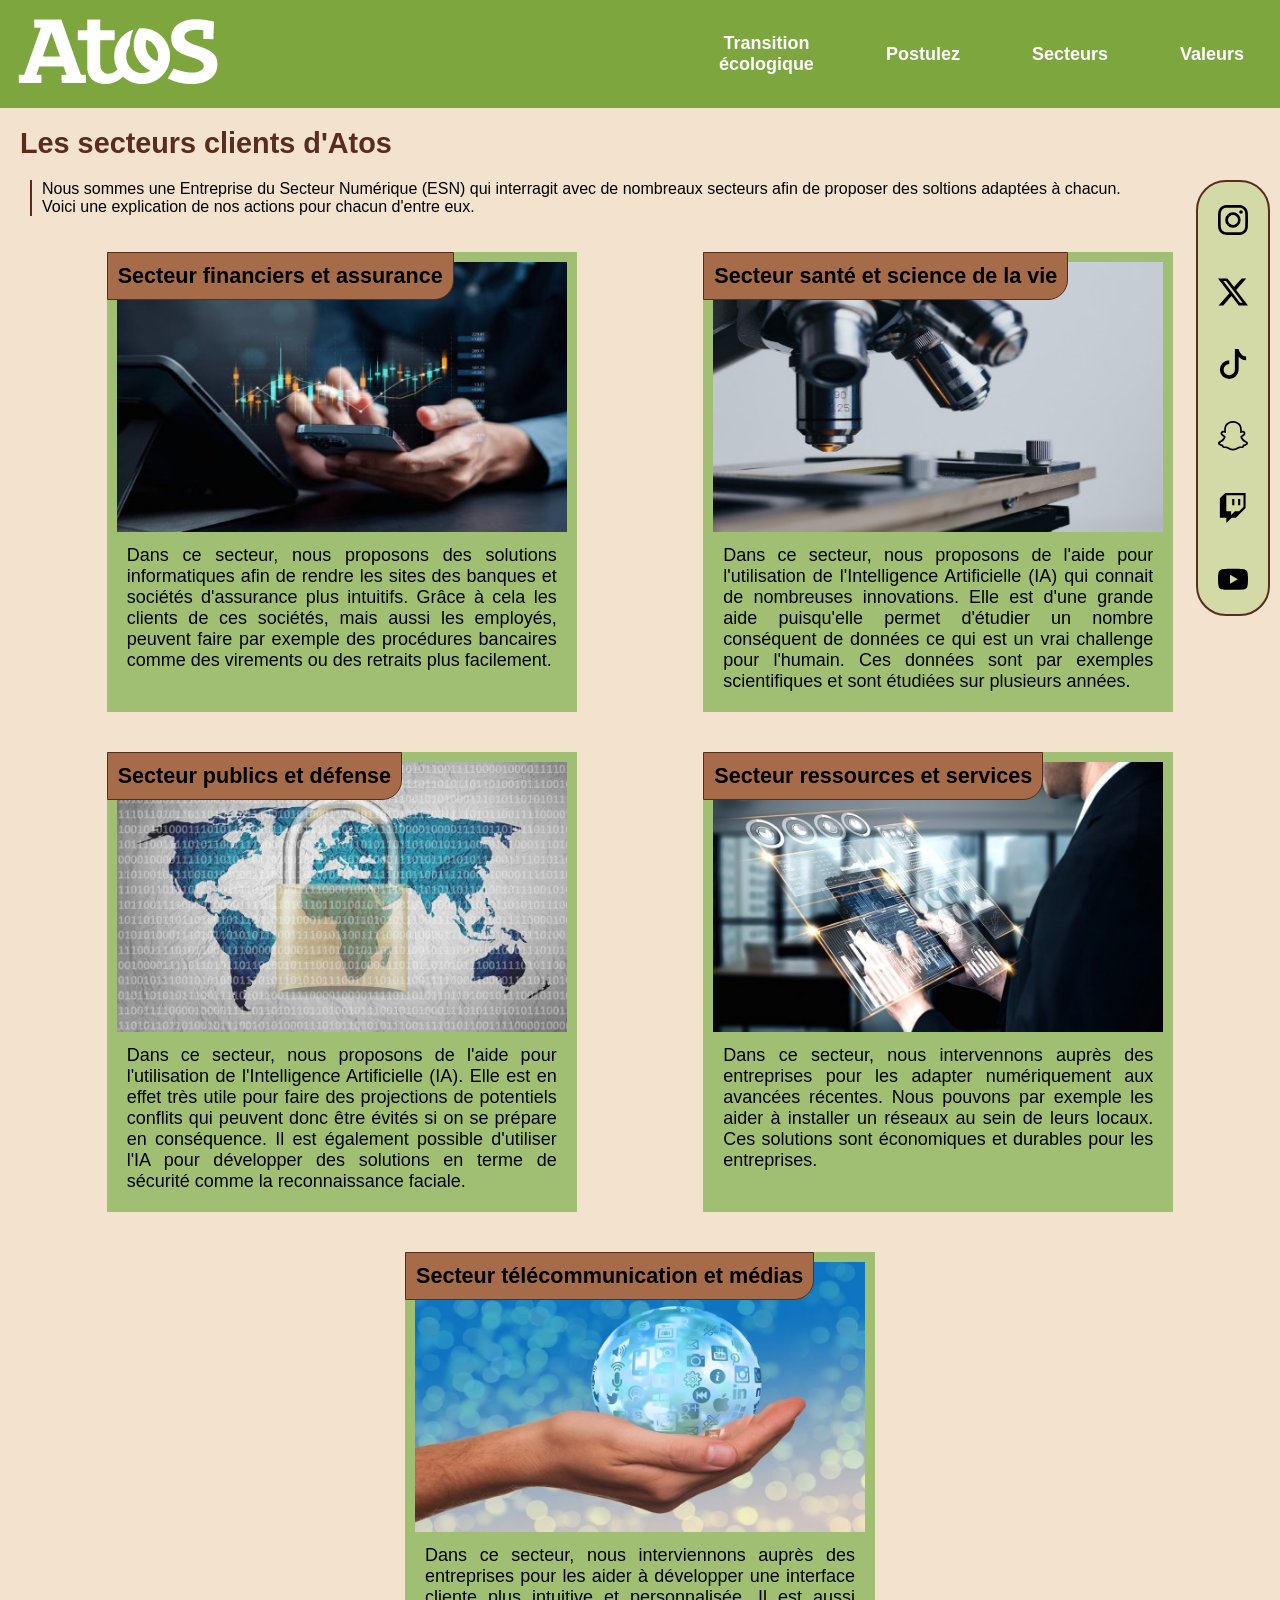
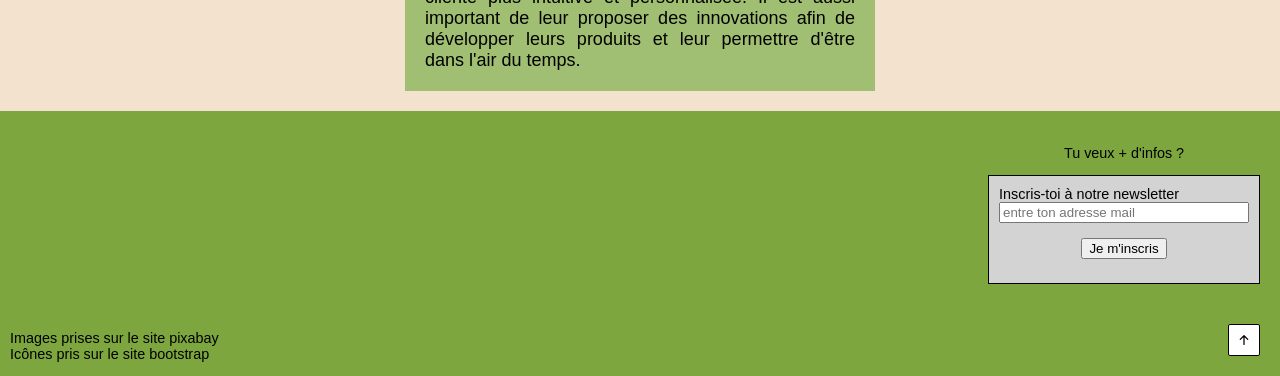
<file: secteurs.html>
<!DOCTYPE html>
<html lang="fr">
<head>
    <meta charset="UTF-8">
    <meta name="viewport" content="width=device-width, initial-scale=1.0">
    <title>NewAtos</title>
    <link rel="stylesheet" href="atos.css">
</head>
<body>
    <header>
        <nav class="nav-grand-ecran">
            <ul>
                <li><a href="index.html"><img src="image/LogoAtosPng.png" alt="Logo d'Atos" width="200"></a></li>
                <li><a href="transition-eco.html"><p class="cat">Transition écologique</p></a></li>
                <li><a href="postulez.html"><p class="cat">Postulez</p></a></li>
                <li><a href="secteurs.html"><p class="cat">Secteurs</p></a></li>
                <li><a href="valeurs.html"><p class="cat">Valeurs</p></a></li>
            </ul>
        </nav>
        <nav class="nav-petit-ecran">
            <ul>
                <li><a href="index.html"><img src="image/LogoAtosPng.png" alt="Logo d'Atos" width="200"></a></li>
                <li class="burger"><img src="bootstrap-icons-1.11.3/list.svg" alt="Burger" width="65">
                    <ul>
                        <li><a href="transition-eco.html">Transition écologique</a></li>
                        <li><a href="postulez.html">Postulez</a></li>
                        <li><a href="secteurs.html">Secteurs</a></li>
                        <li><a href="valeurs.html">Valeurs</a></li>
                    </ul>
                </li>
            </ul>     
        </nav>
    </header>
    <main class="secteurs">
        <hr>
        <span class="reseau">
            <a href="https://www.instagram.com/atosfr/?hl=fr" target="_blank"><img src="bootstrap-icons-1.11.3/instagram.svg" alt="Instagram" width="30"></a>
            <a href="https://twitter.com/Atos?ref_src=twsrc%5Egoogle%7Ctwcamp%5Eserp%7Ctwgr%5Eauthor" target="_blank"><img src="bootstrap-icons-1.11.3/twitter-x.svg" alt="X" width="30"></a>
            <a href="messageTikTok.html" target="_blank"><img src="bootstrap-icons-1.11.3/tiktok.svg" alt="TikTok" width="30"></a>
            <a href="messageSnapChat.html" target="_blank"><img src="bootstrap-icons-1.11.3/snapchat.svg" alt="SnapChat" width="30"></a>
            <a href="messageTwitch.html" target="_blank"><img src="bootstrap-icons-1.11.3/twitch.svg" alt="Twitch" width="30"></a>
            <a href="https://www.youtube.com/c/AtosFrance" target="_blank"><img src="bootstrap-icons-1.11.3/youtube.svg" alt="YouTube" width="30"></a>
        </span>
        <h1 class="secteurs-atos">Les secteurs clients d'Atos</h1>
        <p class="intro-secteurs">Nous sommes une Entreprise du Secteur Numérique (ESN) qui interragit avec de nombreaux secteurs afin de proposer des soltions adaptées à chacun. <br>
        Voici une explication de nos actions pour chacun d'entre eux.</p>
        <div class="liste-secteurs">
            <article>
                <h2 class="secteur">Secteur financiers et assurance</h2>
                <img src="image/secteur-financier.jpg" alt="Secteur-Financier">
                <p class="reformulation">Dans ce secteur, nous proposons des solutions informatiques afin de rendre les sites des banques et sociétés d'assurance plus intuitifs. Grâce à cela les clients de ces sociétés, mais aussi les employés, peuvent faire par exemple des procédures bancaires comme des virements ou des retraits plus facilement.</p>
            </article>
            <article>
                <h2 class="secteur">Secteur santé et science de la vie</h2>
                <img src="image/secteur-sante.jpg" alt="Secteur-Sante">
                <p class="reformulation">Dans ce secteur, nous proposons de l'aide pour l'utilisation de l'Intelligence Artificielle (IA) qui connait de nombreuses innovations. Elle est d'une grande aide puisqu'elle permet d'étudier un nombre conséquent de données ce qui est un vrai challenge pour l'humain. Ces données sont par exemples scientifiques et sont étudiées sur plusieurs années.</p>
            </article>
            <article>
                <h2 class="secteur">Secteur publics et défense</h2>
                <img src="image/secteur-securite.jpg" alt="Secteur-Defense">
                <p class="reformulation">Dans ce secteur, nous proposons de l'aide pour l'utilisation de l'Intelligence Artificielle (IA). Elle est en effet très utile pour faire des projections de potentiels conflits qui peuvent donc être évités si on se prépare en conséquence. Il est également possible d'utiliser l'IA pour développer des solutions en terme de sécurité comme la reconnaissance faciale.</p>
            </article>
            <article>
                <h2 class="secteur">Secteur ressources et services</h2>
                <img src="image/secteur-ressoucres.jpg" alt="Secteur-Ressources">
                <p class="reformulation">Dans ce secteur, nous intervennons auprès des entreprises pour les adapter numériquement aux avancées récentes. Nous pouvons par exemple les aider à installer un réseaux au sein de leurs locaux. Ces solutions sont économiques et durables pour les entreprises.</p>
            </article>
            <article>
                <h2 class="secteur">Secteur télécommunication et médias</h2>
                <img src="image/secteur-medias.jpg" alt="Secteur-Medias">
                <p class="reformulation">Dans ce secteur, nous interviennons auprès des entreprises pour les aider à développer une interface cliente plus intuitive et personnalisée. Il est aussi important de leur proposer des innovations afin de développer leurs produits et leur permettre d'être dans l'air du temps.</p>
            </article>
        </div>
        <hr>
    </main>
    <footer>
        <div>
            <p>Tu veux + d'infos ?</p>
            <form class="newsletter"  method="get" action="secteurs.html">
                <label for="email">Inscris-toi à notre newsletter</label>
                <input id="email" type="email" name="email" placeholder="entre ton adresse mail" required>
                <p>
                    <input type="submit" value="Je m'inscris">
                </p>
            </form>
        </div>
        <p class="credits">Images prises sur le site <a href="https://pixabay.com/" target="_blank" class="credit">pixabay</a><br>Icônes pris sur le site <a href="https://getbootstrap.com/" target="_blank" class="credit">bootstrap</a></p>
        <a href="#" class="boutonFin"><img src="bootstrap-icons-1.11.3/arrow-up-short.svg" alt="Arrow" width="20"></a>
    </footer>
</body>
</html>
</file>
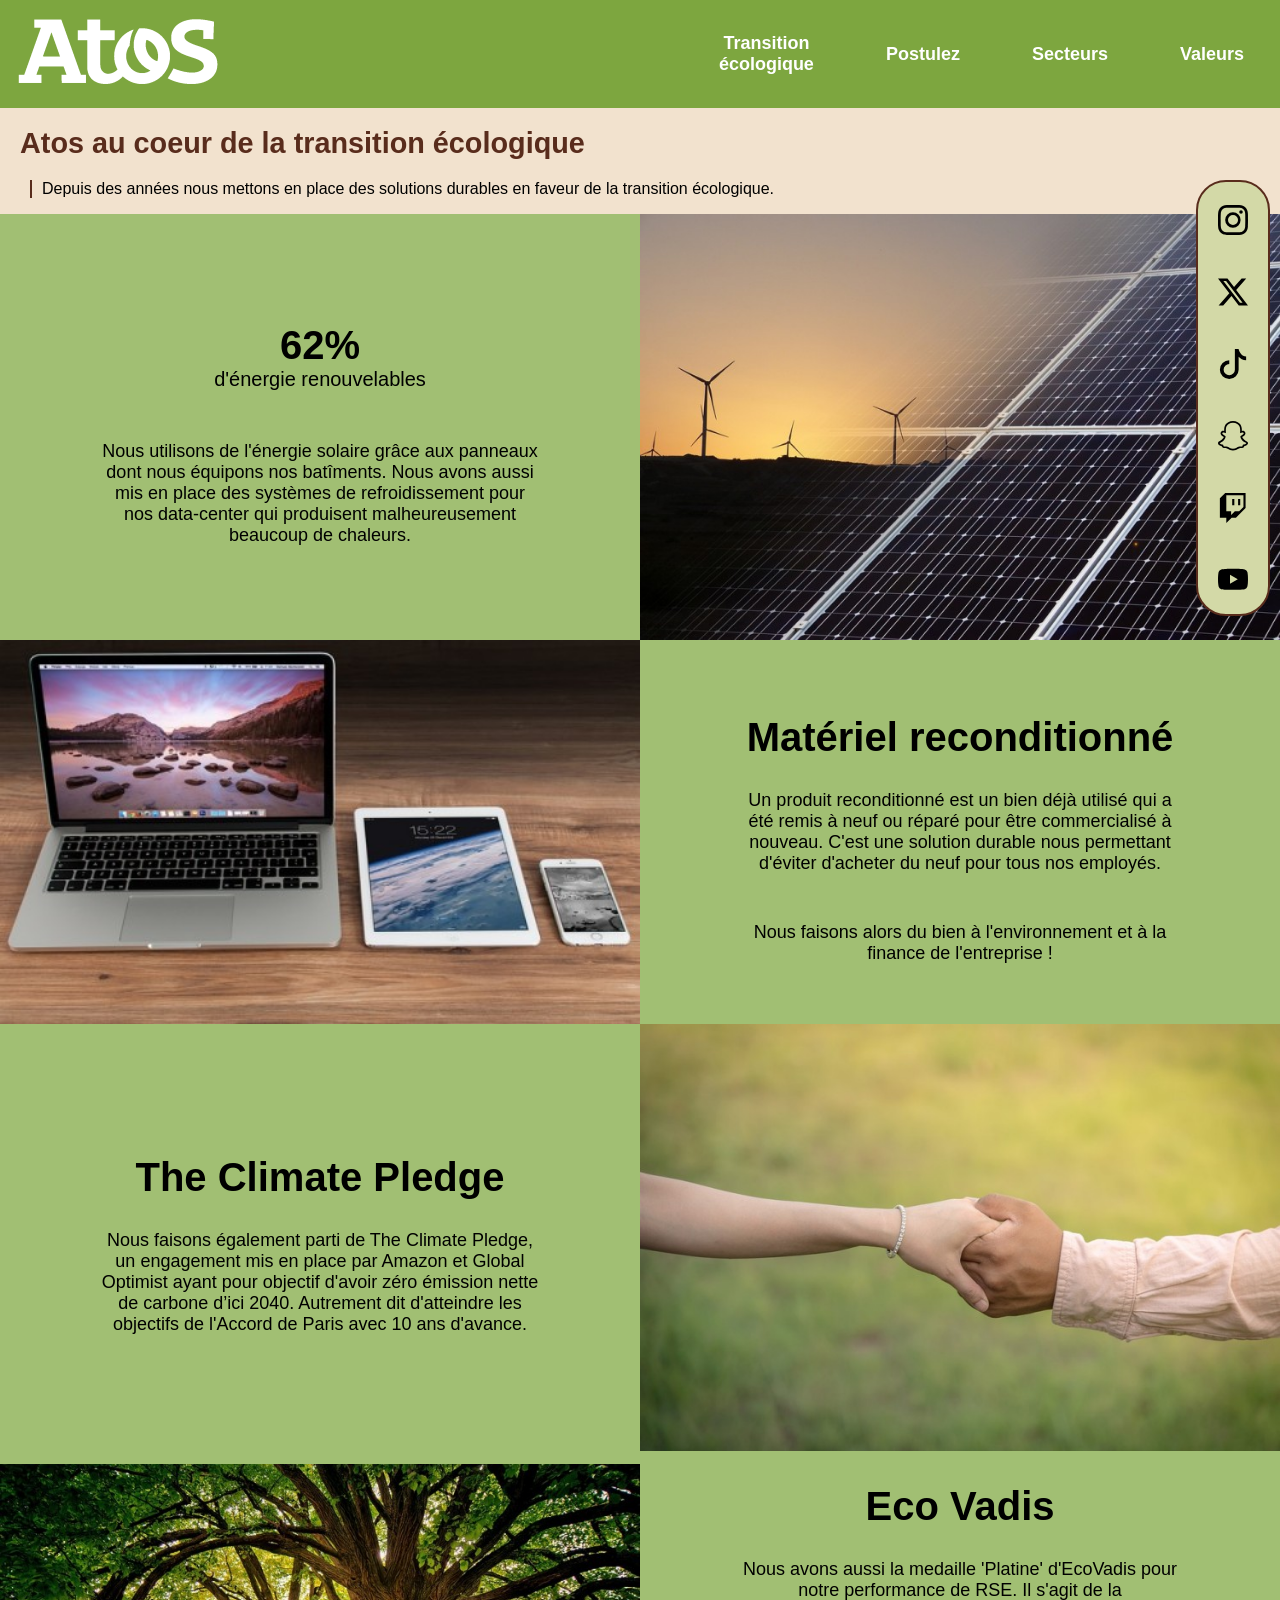
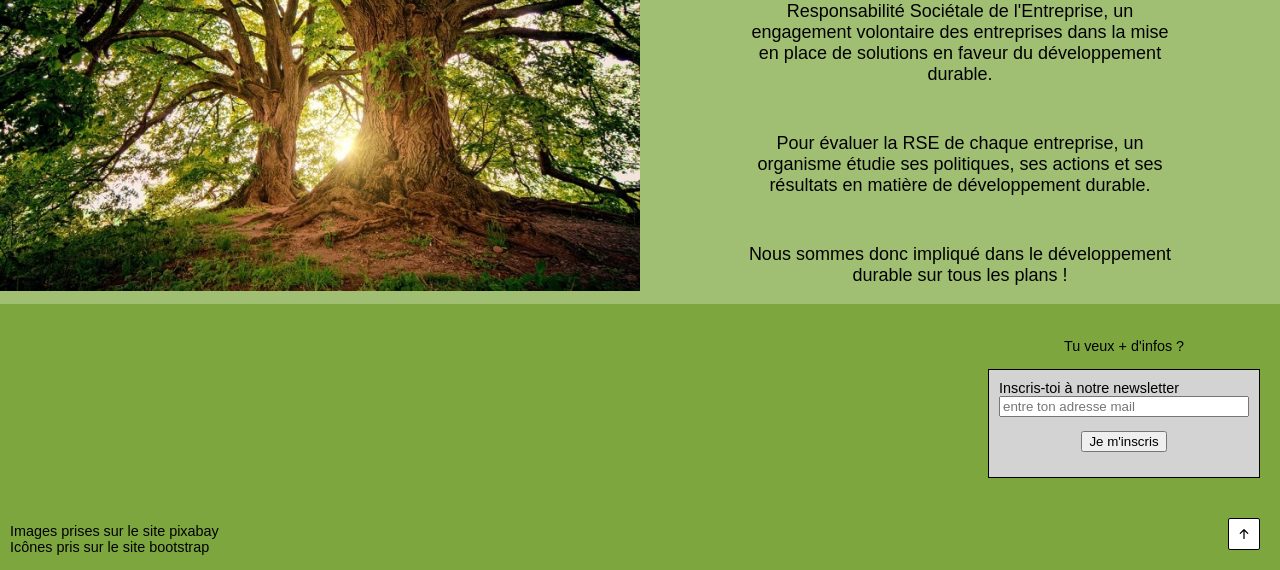
<file: transition-eco.html>
<!DOCTYPE html>
<html lang="fr">
<head>
    <meta charset="UTF-8">
    <meta name="viewport" content="width=device-width, initial-scale=1.0">
    <title>NewAtos</title>
    <link rel="stylesheet" href="atos.css">
</head>
<body>
    <header>
        <nav class="nav-grand-ecran">
            <ul>
                <li><a href="index.html"><img src="image/LogoAtosPng.png" alt="Logo d'Atos" width="200"></a></li>
                <li><a href="transition-eco.html"><p class="cat">Transition écologique</p></a></li>
                <li><a href="postulez.html"><p class="cat">Postulez</p></a></li>
                <li><a href="secteurs.html"><p class="cat">Secteurs</p></a></li>
                <li><a href="valeurs.html"><p class="cat">Valeurs</p></a></li>
            </ul>
        </nav>
        <nav class="nav-petit-ecran">
            <ul>
                <li><a href="index.html"><img src="image/LogoAtosPng.png" alt="Logo d'Atos" width="200"></a></li>
                <li class="burger"><img src="bootstrap-icons-1.11.3/list.svg" alt="Burger" width="65">
                    <ul>
                        <li><a href="transition-eco.html">Transition écologique</a></li>
                        <li><a href="postulez.html">Postulez</a></li>
                        <li><a href="secteurs.html">Secteurs</a></li>
                        <li><a href="valeurs.html">Valeurs</a></li>
                    </ul>
                </li>
            </ul>     
        </nav>
    </header>
    <main class="transition-eco-valeur">
        <hr>
        <span class="reseau">
            <a href="https://www.instagram.com/atosfr/?hl=fr" target="_blank"><img src="bootstrap-icons-1.11.3/instagram.svg" alt="Instagram" width="30"></a>
            <a href="https://twitter.com/Atos?ref_src=twsrc%5Egoogle%7Ctwcamp%5Eserp%7Ctwgr%5Eauthor" target="_blank"><img src="bootstrap-icons-1.11.3/twitter-x.svg" alt="X" width="30"></a>
            <a href="messageTikTok.html" target="_blank"><img src="bootstrap-icons-1.11.3/tiktok.svg" alt="TikTok" width="30"></a>
            <a href="messageSnapChat.html" target="_blank"><img src="bootstrap-icons-1.11.3/snapchat.svg" alt="SnapChat" width="30"></a>
            <a href="messageTwitch.html" target="_blank"><img src="bootstrap-icons-1.11.3/twitch.svg" alt="Twitch" width="30"></a>
            <a href="https://www.youtube.com/c/AtosFrance" target="_blank"><img src="bootstrap-icons-1.11.3/youtube.svg" alt="YouTube" width="30"></a>
        </span>
        <h1 class="Transition-valeur">Atos au coeur de la transition écologique</h1>
        <p class="intro-transi-valeur">Depuis des années nous mettons en place des solutions durables en faveur de la transition écologique.</p>
        <hr>
            <div>
                <article>
                    <h2 class="intitule">62%</h2>
                    <p class="sous-titre">d'énergie renouvelables</p>
                    <p class="txt">Nous utilisons de l'énergie solaire grâce aux panneaux dont nous équipons nos batîments. Nous avons aussi mis en place des systèmes de refroidissement pour nos data-center qui produisent malheureusement beaucoup de chaleurs.</p>
                </article>
                <article>
                    <img src="image/energie-renouvelable.jpg" alt="energie-renouvelable">
                </article>
            </div>
            <hr class="separation"> 
            <div>
                <article>
                    <img src="image/materiel-reconditionne.jpg" alt="materiel_reconditionné">
                </article>
                <article>
                    <h2 class="intitule">Matériel reconditionné</h2>
                    <p class="txt">Un produit reconditionné est un bien déjà utilisé qui a été remis à neuf ou réparé pour être commercialisé à nouveau. C'est une solution durable nous permettant d'éviter d'acheter du neuf pour tous nos employés.</p>
                    <p class="txt">Nous faisons alors du bien à l'environnement et à la finance de l'entreprise !</p>
                </article>
            </div>
            <hr class="separation">
            <div>
                <article>
                    <h2 class="intitule">The Climate Pledge</h2>                
                    <p class="txt">Nous faisons également parti de The Climate Pledge, un engagement mis en place par Amazon et Global Optimist ayant pour objectif d'avoir zéro émission nette de carbone d’ici 2040. Autrement dit d'atteindre les objectifs de l'Accord de Paris avec 10 ans d'avance.</p>
                </article>
                <article>
                    <img src="image/climate-pledge.jpg" alt="climate_pledge">
                </article>
            </div>
            <hr class="separation">
            <div>
                <article>
                    <img src="image/ecovadis.jpg" alt="ecovadis">
                </article>
                <article>
                    <h2 class="intitule">Eco Vadis</h2>
                    <p class="txt">Nous avons aussi la medaille 'Platine' d'EcoVadis pour notre performance de RSE. Il s'agit de la Responsabilité Sociétale de l'Entreprise, un engagement volontaire des entreprises dans la mise en place de solutions en faveur du développement durable.</p>
                    <p class="txt">Pour évaluer la RSE de chaque entreprise, un organisme étudie ses politiques, ses actions et ses résultats en matière de développement durable.</p>
                    <p class="txt">Nous sommes donc impliqué dans le développement durable sur tous les plans !</p>
                </article>
            </div>
        
        <hr>
    </main>
    <footer>
        <div>
            <p>Tu veux + d'infos ?</p>
            <form class="newsletter"  method="get" action="transition-eco.html">
                <label for="email">Inscris-toi à notre newsletter</label>
                <input id="email" type="email" name="email" placeholder="entre ton adresse mail" required>
                <p>
                    <input type="submit" value="Je m'inscris">
                </p>
            </form>
        </div>
        <p class="credits">Images prises sur le site <a href="https://pixabay.com/" target="_blank" class="credit">pixabay</a><br>Icônes pris sur le site <a href="https://getbootstrap.com/" target="_blank" class="credit">bootstrap</a></p>
        <a href="#" class="boutonFin"><img src="bootstrap-icons-1.11.3/arrow-up-short.svg" alt="Arrow" width="20"></a>
    </footer>
</body>
</html>
</file>
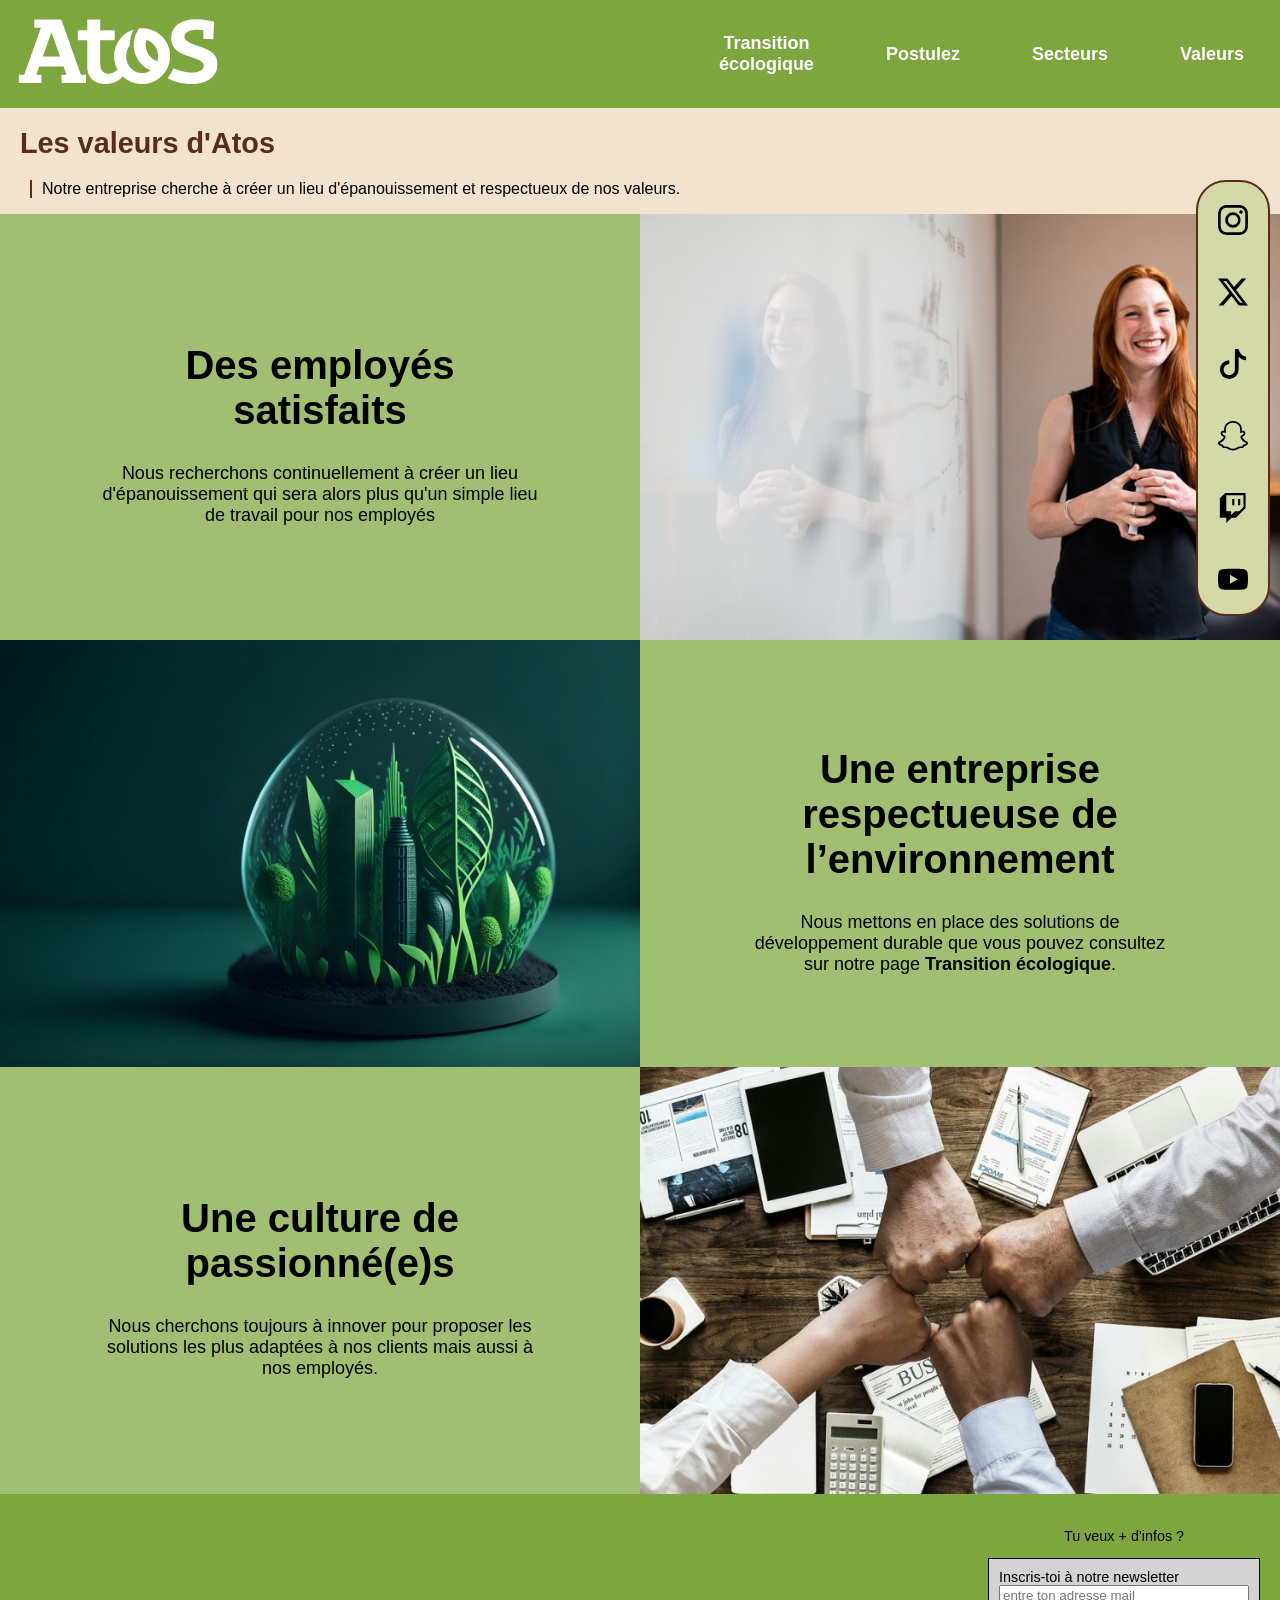
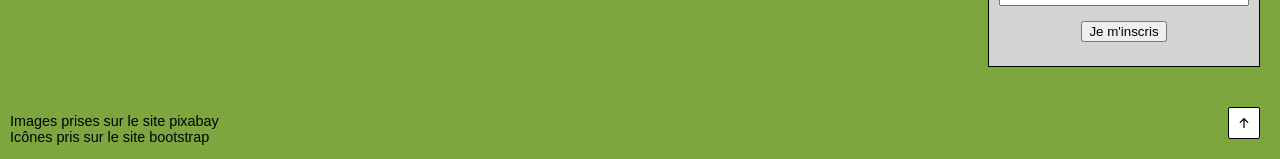
<file: valeurs.html>
<!DOCTYPE html>
<html lang="fr">
<head>
    <meta charset="UTF-8">
    <meta name="viewport" content="width=device-width, initial-scale=1.0">
    <title>NewAtos</title>
    <link rel="stylesheet" href="atos.css">
    <link rel="stylesheet" href="https://cdnjs.cloudflare.com/ajax/libs/font-awesome/4.7.0/css/font-awesome.min.css">
</head>
<body>
    <header>
        <nav class="nav-grand-ecran">
            <ul>
                <li><a href="index.html"><img src="image/LogoAtosPng.png" alt="Logo d'Atos" width="200"></a></li>
                <li><a href="transition-eco.html"><p class="cat">Transition écologique</p></a></li>
                <li><a href="postulez.html"><p class="cat">Postulez</p></a></li>
                <li><a href="secteurs.html"><p class="cat">Secteurs</p></a></li>
                <li><a href="valeurs.html"><p class="cat">Valeurs</p></a></li>
            </ul>
        </nav>
        <nav class="nav-petit-ecran">
            <ul>
                <li><a href="index.html"><img src="image/LogoAtosPng.png" alt="Logo d'Atos" width="200"></a></li>
                <li class="burger"><img src="bootstrap-icons-1.11.3/list.svg" alt="Burger" width="65">
                    <ul>
                        <li><a href="transition-eco.html">Transition écologique</a></li>
                        <li><a href="postulez.html">Postulez</a></li>
                        <li><a href="secteurs.html">Secteurs</a></li>
                        <li><a href="valeurs.html">Valeurs</a></li>
                    </ul>
                </li>
            </ul>     
        </nav>
    </header>
    <main class="transition-eco-valeur">
        <hr>
        <span class="reseau">
            <a href="https://www.instagram.com/atosfr/?hl=fr" target="_blank"><img src="bootstrap-icons-1.11.3/instagram.svg" alt="Instagram" width="30"></a>
            <a href="https://twitter.com/Atos?ref_src=twsrc%5Egoogle%7Ctwcamp%5Eserp%7Ctwgr%5Eauthor" target="_blank"><img src="bootstrap-icons-1.11.3/twitter-x.svg" alt="X" width="30"></a>
            <a href="messageTikTok.html" target="_blank"><img src="bootstrap-icons-1.11.3/tiktok.svg" alt="TikTok" width="30"></a>
            <a href="messageSnapChat.html" target="_blank"><img src="bootstrap-icons-1.11.3/snapchat.svg" alt="SnapChat" width="30"></a>
            <a href="messageTwitch.html" target="_blank"><img src="bootstrap-icons-1.11.3/twitch.svg" alt="Twitch" width="30"></a>
            <a href="https://www.youtube.com/c/AtosFrance" target="_blank"><img src="bootstrap-icons-1.11.3/youtube.svg" alt="YouTube" width="30"></a>
        </span>

        <h1 class="Transition-valeur">Les valeurs d'Atos</h1>
        <p class="intro-transi-valeur">Notre entreprise cherche à créer un lieu d'épanouissement et respectueux de nos valeurs.</p>
        <hr>
        <div>
            <article>
                <h2 class="intitule">Des employés satisfaits</h2>
                <p class="txt">Nous recherchons continuellement à créer un lieu d'épanouissement qui sera alors plus qu'un simple lieu de travail pour nos employés</p>
            </article>
            <article>
                <img src="image/employes satisfaits.jpg" alt="employe_satisfait">
            </article>
        </div>
        <hr class="separation">
        <div>
            <article>
                <img src="image/respect-environnement.jpg" alt="Entreprise respectueuse de l’environnement">
            </article>
            <article>
                <h2 class="intitule">Une entreprise respectueuse de l’environnement</h2>
                <p class="txt">Nous mettons en place des solutions de développement durable que vous pouvez consultez sur notre page <a href="transition-eco.html">Transition écologique</a>.</p>
            </article>
        </div>
        <hr class="separation">
        <div>
            <article>
                <h2 class="intitule">Une culture de passionné(e)s</h2>                
				<p class="txt">Nous cherchons toujours à innover pour proposer les solutions les plus adaptées à nos clients mais aussi à nos employés.</p>
            </article>
            <article>
                <img src="image/culture-passionés.jpg" alt="Culture de passionnés">
            </article>
        </div>
        <hr>
    </main>
    <footer>
        <div>
            <p>Tu veux + d'infos ?</p>
            <form class="newsletter"  method="get" action="valeurs.html">
                <label for="email">Inscris-toi à notre newsletter</label>
                <input id="email" type="email" name="email" placeholder="entre ton adresse mail" required>
                <p>
                    <input type="submit" value="Je m'inscris">
                </p>
            </form>
        </div>
        <p class="credits">Images prises sur le site <a href="https://pixabay.com/" target="_blank" class="credit">pixabay</a><br>Icônes pris sur le site <a href="https://getbootstrap.com/" target="_blank" class="credit">bootstrap</a></p>
        <a href="#" class="boutonFin"><img src="bootstrap-icons-1.11.3/arrow-up-short.svg" alt="Arrow" width="20"></a>
    </footer>
</body>
</html>
</file>
<file: atos.css>
html{font-family : Arial, Helvetica, sans-serif ; font-size: 90%; }
body{
  background-color: #F2E2CE;
  margin: 0;
}

hr {
  margin: 0;
  border: none;
}

/*Header*/

/* Menu nav grand écran */

.nav-grand-ecran ul {
  display: flex;
  list-style: none;
  justify-content: flex-end;
  background-color: #7DA63F;
  margin: 0;
}

.nav-grand-ecran ul li{
  flex-basis: 4em;
  display: flex;
}

.nav-grand-ecran ul li:first-child{
  flex-grow: 1;
  flex-shrink: 0;
}

.nav-grand-ecran ul li a {
  padding: 2em;
  padding-top: 1em;
  padding-bottom: 1em;
  text-decoration: none;
  color: white;
  text-align: center;
  font-size: large;
  display: table;
  font-weight: bold;
}

.nav-grand-ecran ul li a:hover{
  background-color: #A1BF73;
}

.nav-grand-ecran ul li:first-child a:hover{
  background-color: #7DA63F;
}

.nav-grand-ecran ul li:first-child a {
  padding-left: 1em;
}

ul {
  padding: 0;
}

.cat {
  display: table-cell;
  vertical-align: middle;
}

/* Menu nav petit écran */

.nav-petit-ecran {
  display: none;
}

.nav-petit-ecran ul {
  background-color: #7DA63F;
  display: flex;
  justify-content: space-between;
  margin: 0;
  list-style: none;
}

.nav-petit-ecran ul li a {
  display: block;
  padding: 1em;
}

.burger {
  background-color: #7DA63F;
  text-align: end;
  position: relative;
  padding: 2em;
  padding-top: 1em;
  padding-bottom: 1em;
} 

.burger ul {
  display: none;
  position: absolute;
  right: 0px;
  top: 98.78px;
  background-color: #7DA63F;
  width: fit-content;
  text-align: center;
  padding: 0;
  z-index: 2;
}

.burger:hover ul {
  display: block;
}

.burger ul li a {
  text-decoration: none;
  column-rule: black;
  padding: 10px;
  display: block;
  color: white;
  font-size: 18px;
}

.burger ul li a:hover {
  background-color: #A1BF73;
  color: white;
}


@media screen and (max-width: 850px) {
  .nav-grand-ecran {
      display: none;
  }

  .nav-petit-ecran {
    display: block;
  }
}

/* Barre des réseaux */

.reseau {
  z-index: 2;
  width: fit-content;
  background-color: #D3D9A7;
  position: fixed;
  top: 20%;
  right: 10px;
  border: 2px solid #592C1C;
  border-radius: 30px;
}

.reseau a {
  display: block; 
  text-align: center;  
  font-size: 36px;
  width: fit-content;
  padding: 20px;
  padding-bottom: 10px;
}

@media screen and (max-width: 850px) {
  .reseau {
    display: flex;
    top: auto;
    bottom: 20px;
    left: 50%;
    transform: translate(-50%, -50%);
  }
}

/* Messages d'erreur */

.htmlMessages, .messagesReseaux {
  height: 100%;
}

.messagesReseaux {
  display: flex;
  justify-content: center;
  align-items: center;
  height:100%;
}

.message-erreur {
  border: 2px solid #592C1C;
  width: fit-content;
  text-align: center;
  padding: 20px;
  border-radius: 20px;
  background-color: #D3D9A7;
}

.erreur {
  font-size: 30px;
}

.exp {
  font-size: 20px;
}

/*Page d'accueil*/

.central {
  background-image: url(image/Background.jpg);
  height: 700px;
  margin: 0;
  padding: 50px;
  display: flex;
  flex-direction: column;
  justify-content: center;
}

.TitreAtos {
  font-size: 75px;
  margin: 0;
}

.Sous-TitreAtos {
  font-size: 25px;
}

.BoutonRejoins {
  text-decoration: none;
  color: #D3D9A7;
  background-color: #592C1C;
  padding: 10px;
  border: 1px solid #592C1C;
  border-radius: 2px;
  font-size: 20px;
  width: fit-content;
}

.TitreAgence {
  margin: 0;
  padding: 20px;
  font-size: 30px;
}

.infos-agence {
  border: 2px solid #592C1C;
  border-radius: 20px;
  background-color: #D3D9A7;
  width: fit-content;
  padding: 10px;
  position: absolute;
  display: none;
  bottom: 25px;
}

.infos-agence iframe {
  width: 300px;
  height: 300px;
}

.agence:hover .infos-agence {
  display: block;
  z-index: 3;
}


.regions {
  display: flex;
  flex-wrap: wrap;
}

.region {
  padding: 20px;
  padding-top: 0px;
  list-style-type: none;
  font-weight: bold;
  font-size: large;
}

.agence {
  list-style-type: none;
  font-weight: normal;
  font-size: initial;
  padding: 5px;
  margin-top: 5px;
  margin-left: 10px;
  position: relative;
  border-left: 2px solid #592C1C;
}

/*Corp transition eco et valeur*/

.separation {
  border: 1px solid #592C1C;
  display: none;
}

.Transition-valeur {
  margin-left: 20px;
  color: #592C1C;
  text-align: left;
}

.intro-transi-valeur {
  margin-left: 30px;
  margin-top: 0;
  font-size: 16px;
  padding-left: 10px;
  border-left: 2px solid #592C1C;
  text-align: left;
}


.transition-eco-valeur {
  display: flex;
  flex-direction: column;
  text-align: center;
}

.transition-eco-valeur div{
  flex-basis: 175px;
  justify-content: space-evenly;  
  display: flex;
  flex-direction: row;
  text-align: center;
  height: fit-content;
}

.transition-eco-valeur div article {
  justify-content: center;
  flex-basis: 50%;
  display: flex;
  flex-direction: column;
  align-items: center;
  background-color: #A1BF73;
}

.intitule {
  font-size: 40px;
  margin-bottom: 0px;
  padding-left: 100px;
  padding-right: 100px;
}

.sous-titre {
  margin-top: 0px;
  font-size: 20px;
  padding-left: 100px;
  padding-right: 100px;
}

.txt {
  margin-top: 30px;
  padding-left: 100px;
  padding-right: 100px;
  font-size: 18px;
}

.txt a {
  text-decoration: none;
  color: black;
  font-weight: bold;
}

.transition-eco-valeur div article img {
  width: 100%;
}


@media screen and (max-width: 850px) {
  .transition-eco-valeur div {
    flex-direction: column;
  }

  .separation {
    display: block;
  }
}

/* Corp postulez */

.titre-postulez {
  margin-left: 20px;
  color: #592C1C;
}

.intro-postulez {
  margin-left: 30px;
  font-size: 16px;
  padding-left: 10px;
  border-left: 2px solid #592C1C;
}

.contenuPostulez {
  display: flex;
  justify-content: space-evenly;
  padding: 20px;
}

.postulez h1 {
  color: #333;
}

.postuleForm {
  max-width: 600px;
  margin: 0;
  padding: 20px;
  padding-top: 20px;
  box-shadow: 0 0 10px rgba(0, 0, 0, 0.1);
  display: flex;
  flex-direction: column;
  line-height: normal;
  width: 100%;
  background-color: #D3D9A7;
  font-size: 16px;
}

.postuleForm label {
  display: block;
  margin-bottom: 10px;
}

.postuleForm input {
  padding: 10px;
  margin-bottom: 20px;
  box-sizing: border-box;
}

.postuleForm div input, .postuleForm p input {
  width: 100%;
}

.postuleForm fieldset {
  padding: 10px;
  margin-bottom: 20px;
}

.postuleForm fieldset label {
  display: flex;
  justify-content: space-between;
}

.postuleForm input[type="submit"], .postuleForm input[type="button"]{
  background-color: #333;
  color: #fff;
  padding: 10px 20px;
  border: none;
  cursor: pointer;
}

.postulezNb {
  display: flex;
  flex-direction: column;
  margin-left: 0;
  margin-top: 20px;
  padding-top: 20px;
  width: 30%;
  font-size: 16px;
  justify-content: space-around;
}

.postulezNb article {
  background-color: #D3D9A7;
  border: 2px solid #592C1C;
  border-radius: 20px;
  padding: 20px;
}

.linkedin {
  width: 150px;
  margin: 0;
  color: black;
  border: 1px solid black;
  background-color: lightgrey;
  text-align: center;
  padding: 10px;
  position: absolute;
  top: 15px;
  left: 10px;
}

.linkedin img {
  margin-top: 10px;
}

@media screen and (max-width: 850px) {
  .contenuPostulez {
    flex-direction: column;
    align-items: center;
  }

  .postulezNb {
    width: 100%;
  }
}


/*Corps secteur*/

.secteurs-atos {
  margin-left: 20px;
  color: #592C1C;
}

.intro-secteurs {
  margin-left: 30px;
  font-size: 16px;
  padding-left: 10px;
  border-left: 2px solid #592C1C;
}

.liste-secteurs {
  display: flex;
  flex-wrap: wrap;
  justify-content: space-evenly;
}

.liste-secteurs article {
  margin: 20px;
  flex-basis: 450px;
  background-color: #A1BF73;
  border-bottom: 20px;
  position: relative;
  padding: 10px;
}

.liste-secteurs article img {
  width: 450px;
  
  
}

.secteur {
  position: absolute;
  top: 0;
  left: 0;
  z-index: 1;
  background-color: #A66B49;
  margin: 0;
  padding: 10px;
  border: 1px solid #592C1C;
  border-radius: 0px 0px 20px 0px;
  
}

.reformulation {
  font-size: 18px;
  padding: 10px;
  margin: 0;
  text-align: justify;
  
}

/*Footer*/
footer{
  background-color: #7DA63F;
  display: flex;
  flex-direction: column;
  align-items: end;
  position: relative;
}

footer p{
  text-align: center;
}

.boutonFin {
  padding: 5px;
  padding-bottom: 2px;
  margin: 20px;
  border: solid black 1px ;
  background-color: white;
  border-radius: 2px;
}

.credits {
  text-align: left;
  position: absolute;
  padding-left: 10px;
  bottom: 0;
  left: 0;
}

.credit {
  text-decoration: none;
  color: black;
}

footer div{
  margin: 20px;
}

.newsletter{
  border: solid black 1px;
  display: flex;
  flex-direction: column;
  background-color: lightgrey;
  width: 250px;
  padding: 10px;
}

input:invalid:not(:placeholder-shown) {
  background-color: lightpink;
  border-color: red;
}

@media screen and (max-width: 850px) {
  footer div {
    margin-bottom: 70px;
  }
}
</file>
